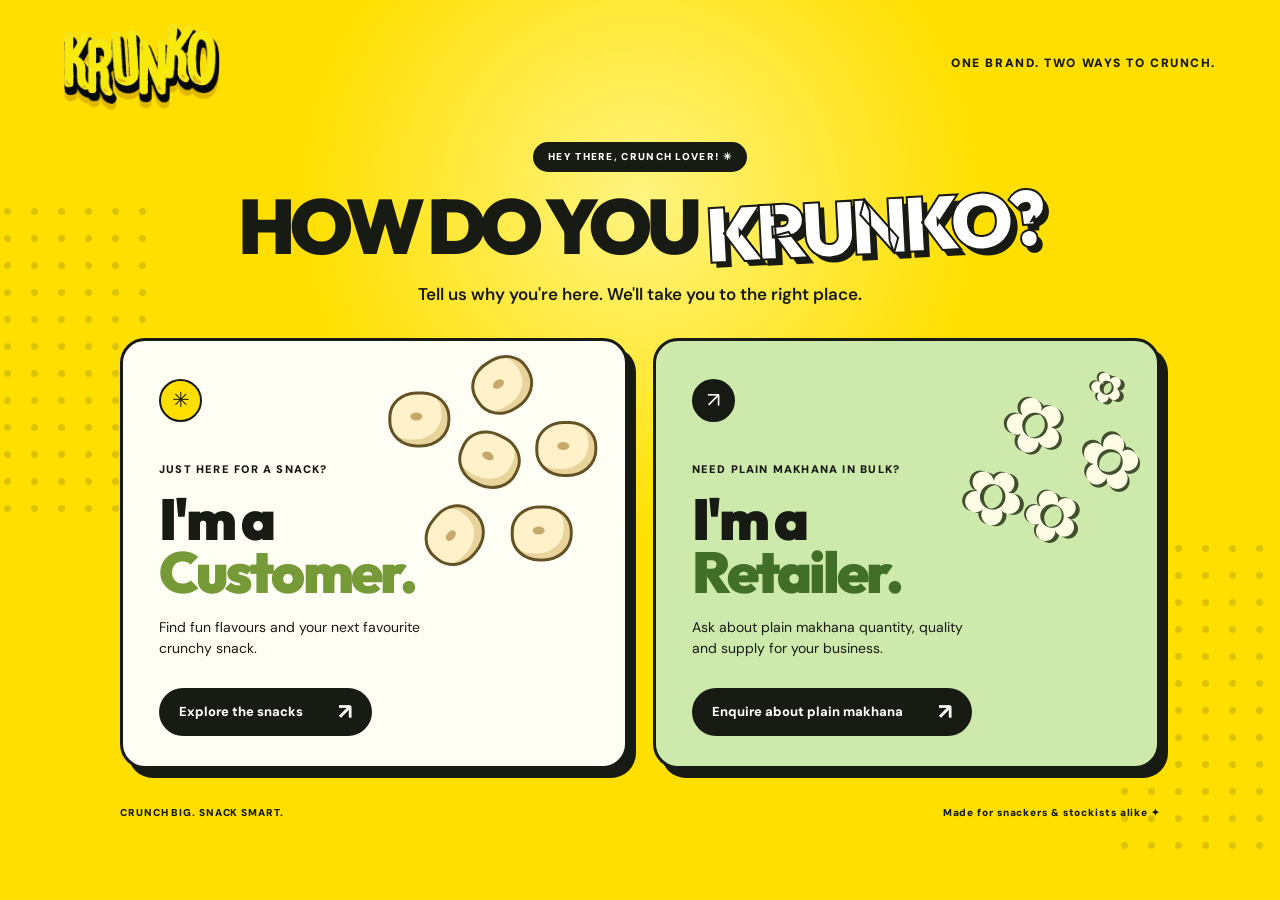
<file: index.html>
<!DOCTYPE html>

<html lang="en">
<head>
<meta charset="utf-8"/>
<meta content="width=device-width, initial-scale=1" name="viewport"/>
<meta content="#ffdf00" name="theme-color"/>
<meta content="Find your KRUNKO path. Shop delicious makhana or explore stocking KRUNKO in your store." name="description"/>
<title>Welcome to KRUNKO | Choose Your Crunch</title>
<link href="retailer.css" rel="stylesheet"/>
<script defer="" src="retailer.js"></script>
</head>
<body class="gateway-page">
<main class="gateway-main">
<div aria-hidden="true" class="gateway-dots dots-left"></div>
<div aria-hidden="true" class="gateway-dots dots-right"></div>
<header class="gateway-header">
<a aria-label="KRUNKO start page" class="gateway-logo" href="choose.html"><img alt="KRUNKO" src="assets/krunko-logo.png"/></a>
<span class="gateway-topline">ONE BRAND. TWO WAYS TO CRUNCH.</span>
</header>
<div class="gateway-intro">
<span class="small-pill dark-pill">HEY THERE, CRUNCH LOVER! ✳</span>
<h1>HOW DO YOU <em>KRUNKO?</em></h1>
<p>Tell us why you're here. We'll take you to the right place.</p>
</div>
<section aria-label="Choose your KRUNKO journey" class="gateway-cards">
<a class="gateway-card customer-card" href="home.html">
<div aria-hidden="true" class="gateway-icon">✳</div>
<div aria-hidden="true" class="gateway-card-art snack-art"><span class="snack-chip s1"></span><span class="snack-chip s2"></span><span class="snack-chip s3"></span><span class="snack-chip s4"></span><span class="snack-chip s5"></span><span class="snack-chip s6"></span></div>
<span class="gateway-card-kicker">JUST HERE FOR A SNACK?</span>
<h2>I'm a<br/><span>Customer.</span></h2>
<p>Find fun flavours and your next favourite crunchy snack.</p>
<span class="gateway-card-button">Explore the snacks <span aria-hidden="true">↗</span></span>
</a>
<a class="gateway-card retailer-card" href="retailer.html">
<div aria-hidden="true" class="gateway-icon">↗</div>
<div aria-hidden="true" class="gateway-card-art plain-stack-art"><span>✿</span><span>✿</span><span>✿</span><span>✿</span><span>✿</span></div>
<span class="gateway-card-kicker">NEED PLAIN MAKHANA IN BULK?</span>
<h2>I'm a<br/><span>Retailer.</span></h2>
<p>Ask about plain makhana quantity, quality and supply for your business.</p>
<span class="gateway-card-button">Enquire about plain makhana <span aria-hidden="true">↗</span></span>
</a>
</section>
<footer class="gateway-footer"><span>CRUNCH BIG. SNACK SMART.</span><span>Made for snackers &amp; stockists alike ✦</span></footer>
</main>
</body>
</html>
</file>
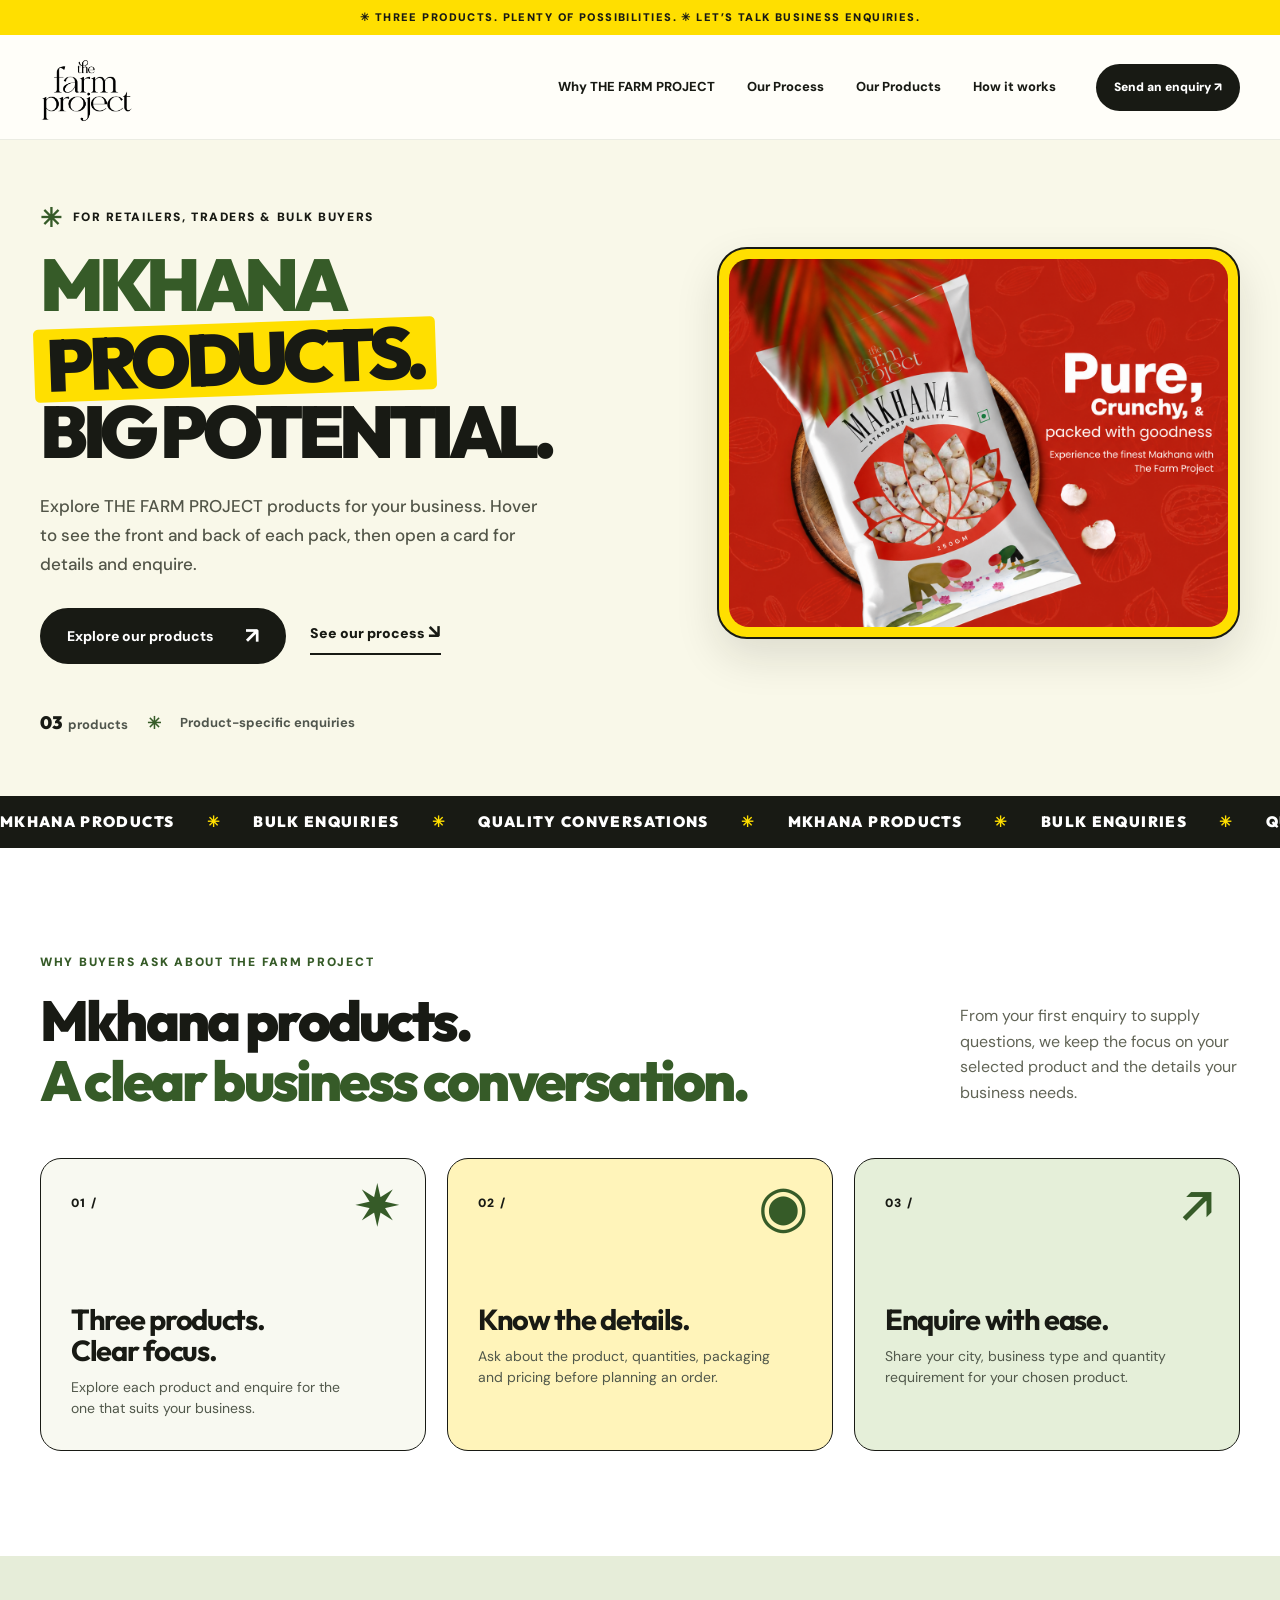
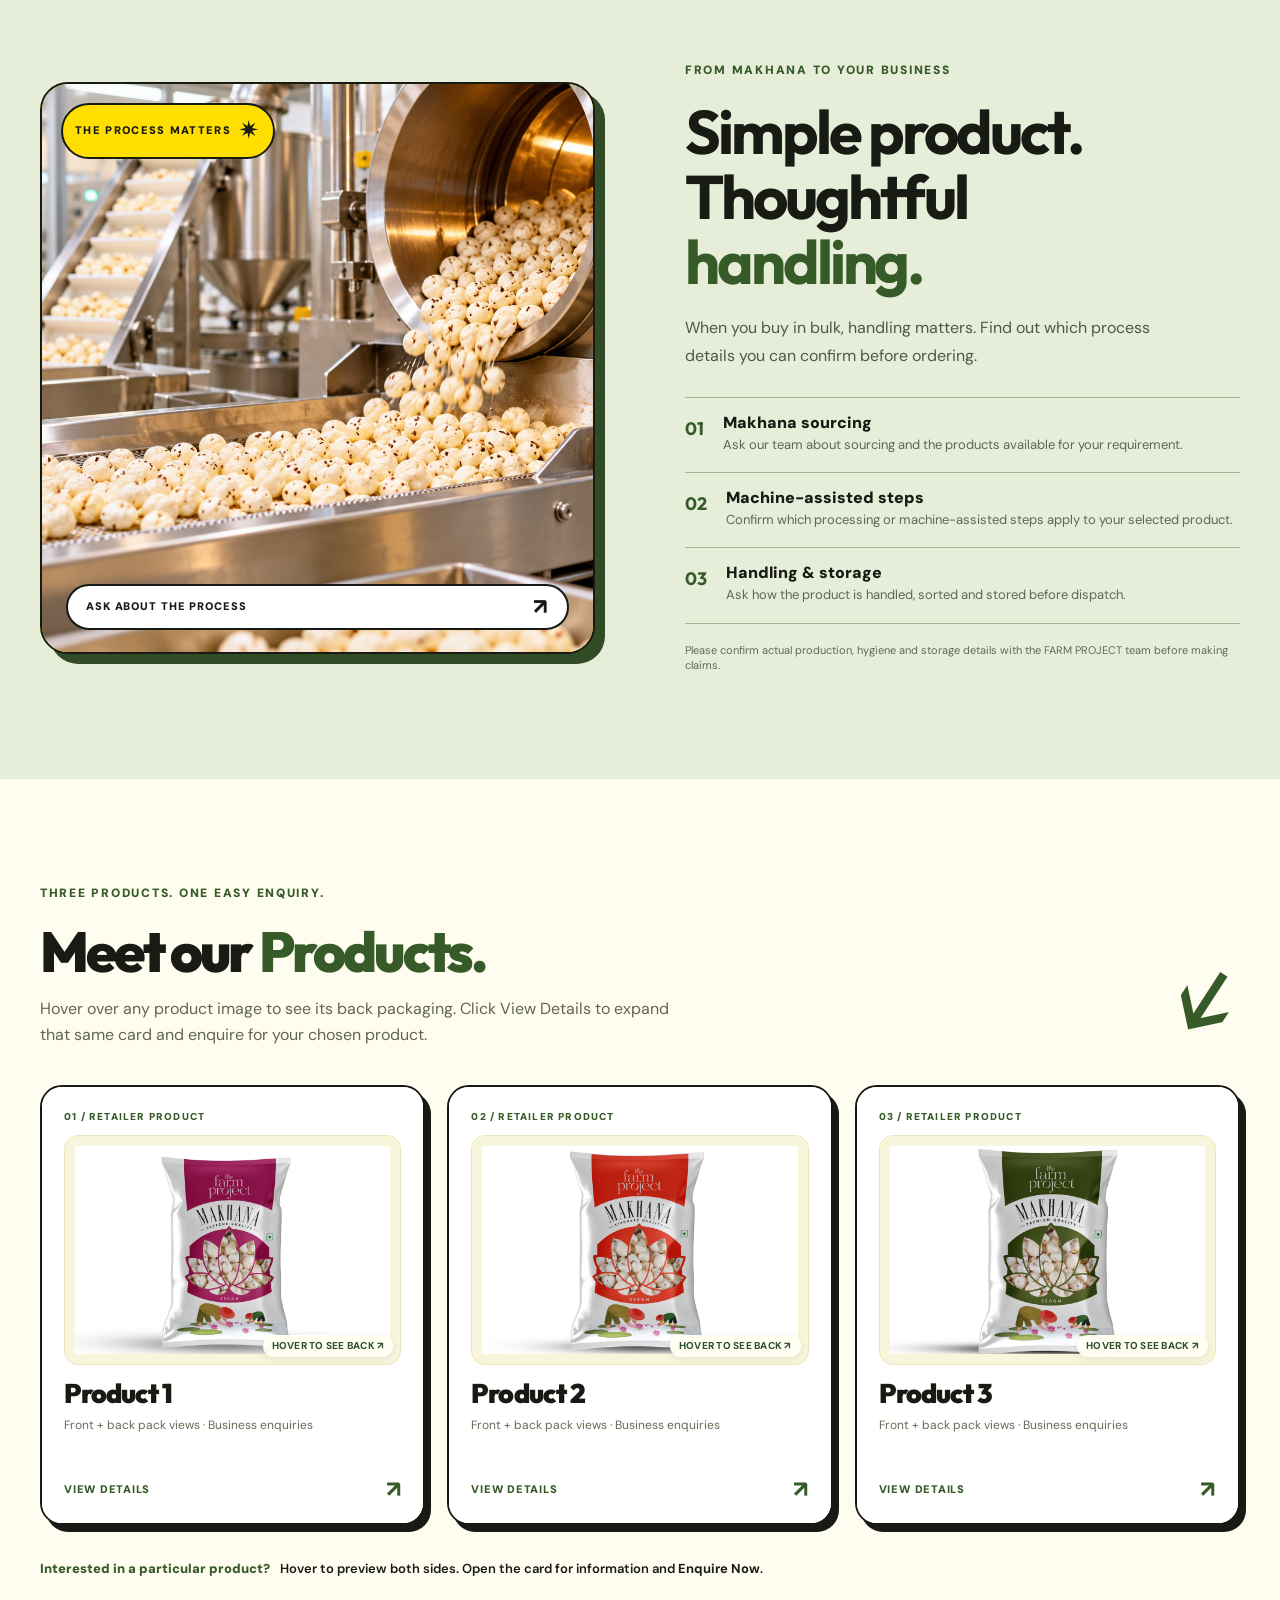
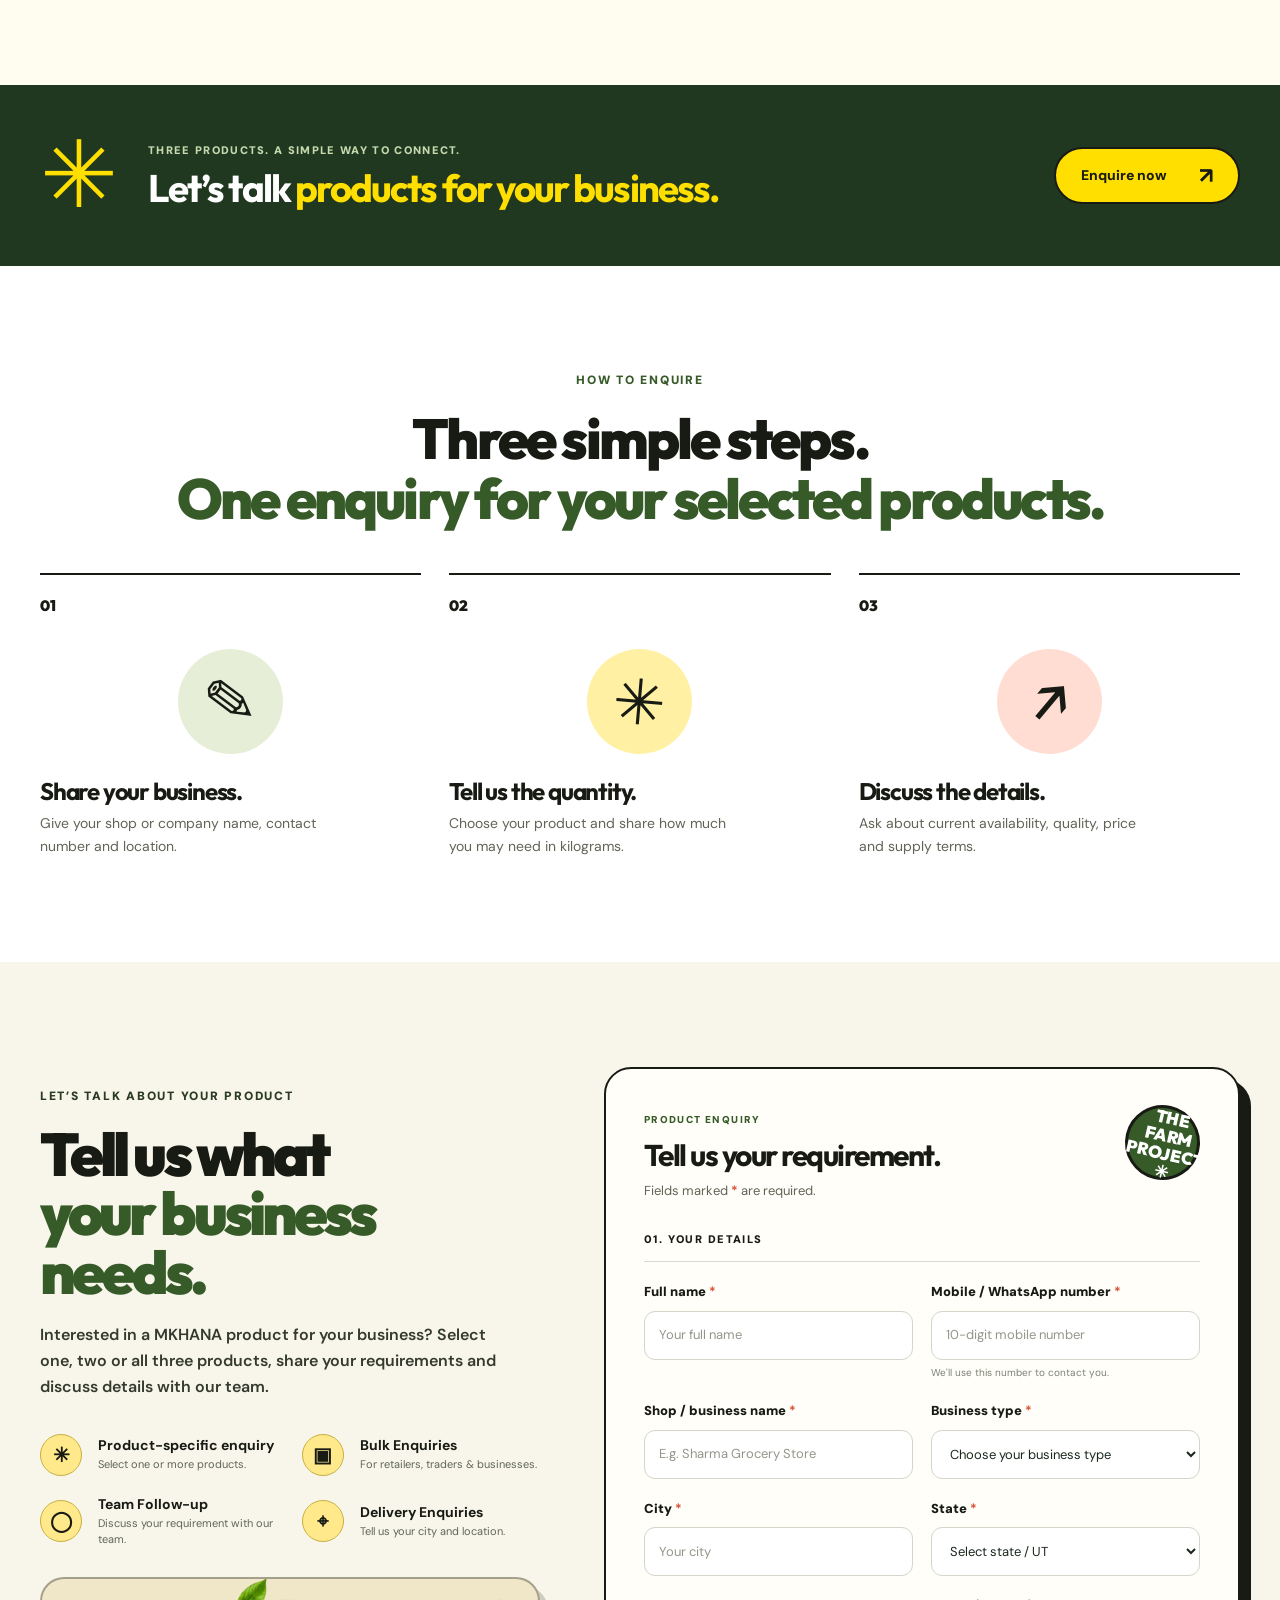
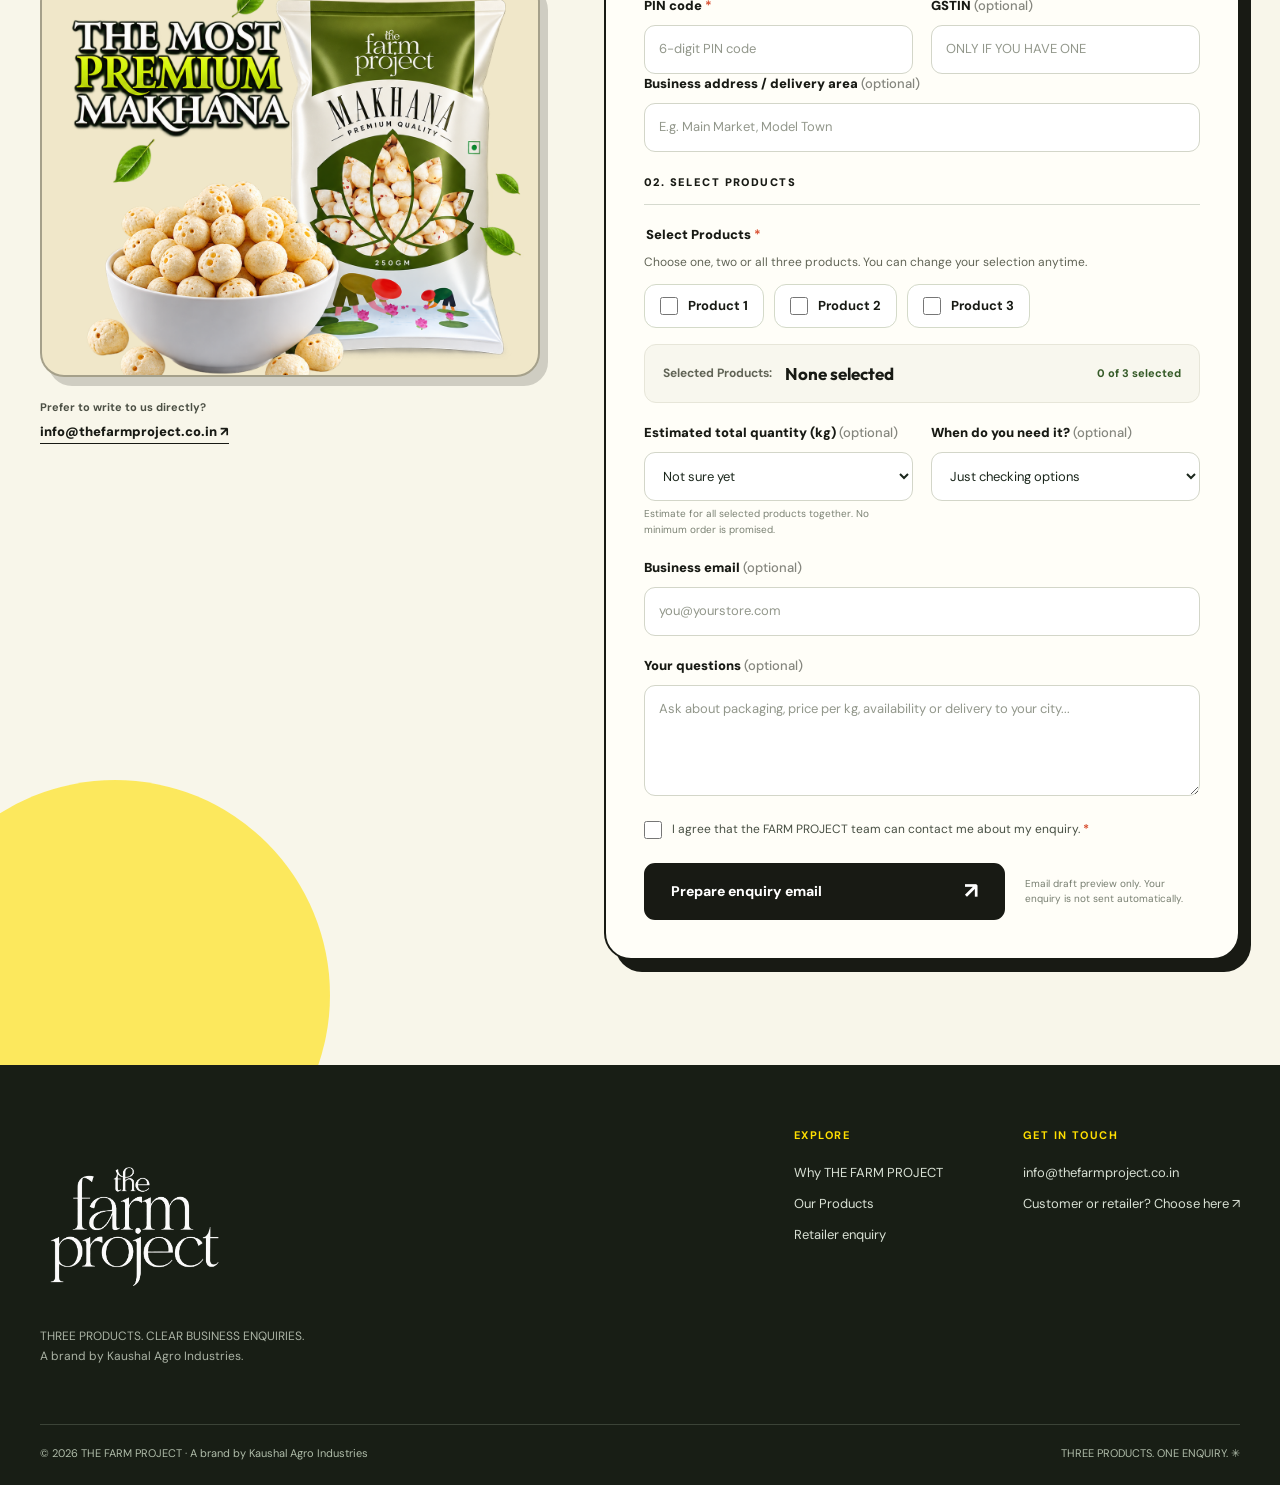
<file: retailer.html>
<!DOCTYPE html>
<html lang="en">
<head>
  <meta charset="utf-8" />
  <meta name="viewport" content="width=device-width, initial-scale=1" />
  <meta name="theme-color" content="#ffdf00" />
  <meta name="description" content="Explore THE FARM PROJECT products, view their front and back packaging, and send an enquiry for the product you need." />
  <title>THE FARM PROJECT Products for Businesses | Retailer Enquiry</title>
  <!-- Existing KRUNKO styles remain the same. DO NOT DELETE retailer.css from your project. -->
  <link rel="stylesheet" href="retailer.css" />
  <!-- New expandable product styles; no manual CSS merging needed. -->
  <link rel="stylesheet" href="retailer-products.css" />
  <script defer src="retailer.js"></script>
</head>
<body class="retailer-page">
  <a class="skip-link" href="#main-content">Skip to content</a>
  <div class="announce-bar">✳ THREE PRODUCTS. PLENTY OF POSSIBILITIES. ✳ LET’S TALK BUSINESS ENQUIRIES.</div>

  <header class="site-header">
    <div class="container header-row">
      <!-- <a class="brand-logo" href="index.html" aria-label="KRUNKO, choose your journey"><img src="images/black-logo.png" alt="KRUNKO" /></a> -->
       <a class="brand-logo" href="index.html" aria-label="KRUNKO, choose your journey">
  <img
    src="images/black-logo.png"
    alt="The Farm Project"
    width="1254"
    height="1254"
  />
</a>
      <nav class="retail-nav" id="retail-nav" aria-label="Retailer page navigation">
        <a href="#why-us">Why THE FARM PROJECT</a>
        <a href="#our-process">Our Process</a>
        <a href="#plain-makhana">Our Products</a>
        <a href="#how-it-works">How it works</a>
      </nav>
      <div class="header-controls">
        <a class="nav-cta" href="#enquiry">Send an enquiry ↗</a>
        <button class="mobile-nav-toggle" type="button" aria-controls="retail-nav" aria-expanded="false" aria-label="Open menu"><span></span><span></span><span></span></button>
      </div>
    </div>
  </header>

  <main id="main-content">
    <!-- HERO: uses the original KRUNKO classes and images -->
    <section class="retail-hero" aria-labelledby="retailer-hero-heading">
      <div class="container retail-hero-grid">
        <div class="hero-message">
          <div class="mini-eyebrow"><span class="star-mark">✳</span> FOR RETAILERS, TRADERS &amp; BULK BUYERS</div>
          <h1 id="retailer-hero-heading"><span>MKHANA</span><br /><em>PRODUCTS.</em><br />BIG POTENTIAL.</h1>
          <p>Explore THE FARM PROJECT products for your business. Hover to see the front and back of each pack, then open a card for details and enquire.</p>
          <div class="hero-actions">
            <a class="pill-button pill-black" href="#plain-makhana">Explore our products <span aria-hidden="true">↗</span></a>
            <a class="quiet-link" href="#our-process">See our process <span aria-hidden="true">↘</span></a>
          </div>
          <div class="hero-short-proof"><span><b>03</b> products</span><span class="dot-sep">✳</span><span>Product-specific enquiries</span></div>
        </div>
        <div class="hero-showcase plain-showcase" data-photo-container="hero">
          <div class="hero-image-shell">
            <div class="kr-hero-photo-fallback" aria-hidden="true">THE FARM PROJECT<span>✳</span></div>
            <img src="images/newimage.png" class="real-photo real-photo--hero" data-real-photo="hero" alt="KRUNKO makhana product" width="900" height="900" fetchpriority="high" decoding="async" />
          </div>
        </div>
      </div>
      <div class="marquee-strip"><div class="marquee-track" aria-label="KRUNKO products for your business">MKHANA PRODUCTS <span>✳</span> BULK ENQUIRIES <span>✳</span> QUALITY CONVERSATIONS <span>✳</span> MKHANA PRODUCTS <span>✳</span> BULK ENQUIRIES <span>✳</span> QUALITY CONVERSATIONS <span>✳</span></div></div>
    </section>

    <section class="benefit-section section-space" id="why-us">
      <div class="container">
        <div class="section-head flex-head">
          <div><p class="section-kicker">WHY BUYERS ASK ABOUT THE FARM PROJECT</p><h2>Mkhana products.<br /><span>A clear business conversation.</span></h2></div>
          <p class="section-side-note">From your first enquiry to supply questions, we keep the focus on your selected product and the details your business needs.</p>
        </div>
        <div class="benefit-grid">
          <article class="benefit-item"><span class="benefit-number">01 /</span><span aria-hidden="true" class="benefit-symbol">✷</span><h3>Three products.<br />Clear focus.</h3><p>Explore each product and enquire for the one that suits your business.</p></article>
          <article class="benefit-item"><span class="benefit-number">02 /</span><span aria-hidden="true" class="benefit-symbol">◉</span><h3>Know the details.</h3><p>Ask about the product, quantities, packaging and pricing before planning an order.</p></article>
          <article class="benefit-item"><span class="benefit-number">03 /</span><span aria-hidden="true" class="benefit-symbol">↗</span><h3>Enquire with ease.</h3><p>Share your city, business type and quantity requirement for your chosen product.</p></article>
        </div>
      </div>
    </section>

    <section class="process-section section-space" id="our-process">
      <div class="container process-layout">
        <div class="process-visual" data-photo-container="process">
          <div class="process-visual-tag">THE PROCESS MATTERS <span>✴</span></div>
          <div class="process-illustration" role="img" aria-label="Illustration of machine-assisted makhana handling">
            <div class="puff-cloud p-cloud1">✿</div><div class="puff-cloud p-cloud2">✿</div><div class="puff-cloud p-cloud3">✿</div>
            <svg class="machine-svg" viewBox="0 0 540 380" xmlns="http://www.w3.org/2000/svg" aria-hidden="true" fill="none">
              <ellipse cx="260" cy="344" rx="213" ry="20" fill="#3A5223" opacity=".14"/>
              <path d="M96 136H437L399 266H137L96 136Z" fill="#E9E9DB" stroke="#233124" stroke-width="7" stroke-linejoin="round"/>
              <path d="M152 267H387V300H152V267Z" fill="#526647" stroke="#233124" stroke-width="7"/>
              <rect x="177" y="297" width="25" height="40" rx="5" fill="#1B271C"/><rect x="346" y="297" width="25" height="40" rx="5" fill="#1B271C"/>
              <rect x="116" y="94" width="289" height="86" rx="25" fill="#B9C9A9" stroke="#233124" stroke-width="7"/>
              <rect x="143" y="114" width="174" height="45" rx="10" fill="#405F37"/><path d="M161 136H296" stroke="#A3CB8B" stroke-width="5" stroke-dasharray="13 10"/>
              <circle cx="359" cy="137" r="24" fill="#FFDF00" stroke="#233124" stroke-width="7"/><circle cx="359" cy="137" r="8" fill="#233124"/>
              <path d="M213 95L183 45H336L308 95H213Z" fill="#FFDF00" stroke="#233124" stroke-width="7" stroke-linejoin="round"/>
              <path d="M240 46L231 16H284L277 46" fill="#FFFBE6" stroke="#233124" stroke-width="7" stroke-linejoin="round"/>
              <path d="M437 188H480V230H433" fill="#FFDF00" stroke="#233124" stroke-width="7" stroke-linejoin="round"/>
              <g fill="#FFF9DA" stroke="#263A26" stroke-width="5"><circle cx="180" cy="222" r="18"/><circle cx="229" cy="222" r="18"/><circle cx="278" cy="222" r="18"/><circle cx="327" cy="222" r="18"/><circle cx="376" cy="222" r="18"/></g>
              <path d="M160 238H390" stroke="#526647" stroke-width="5"/>
            </svg>
          </div>
          <img src="images/processing-machine.jpg" class="real-photo real-photo--process" data-real-photo="process" alt="Makhana processing equipment" loading="lazy" decoding="async" width="1200" height="900"/>
          <div class="machine-bottom-label">ASK ABOUT THE PROCESS <span>↗</span></div>
        </div>
        <div class="process-copy">
          <p class="section-kicker">FROM MAKHANA TO YOUR BUSINESS</p>
          <h2>Simple product.<br />Thoughtful<br /><span>handling.</span></h2>
          <p class="process-lead">When you buy in bulk, handling matters. Find out which process details you can confirm before ordering.</p>
          <div class="process-steps">
            <div class="process-step"><b>01</b><div><h3>Makhana sourcing</h3><p>Ask our team about sourcing and the products available for your requirement.</p></div></div>
            <div class="process-step"><b>02</b><div><h3>Machine-assisted steps</h3><p>Confirm which processing or machine-assisted steps apply to your selected product.</p></div></div>
            <div class="process-step"><b>03</b><div><h3>Handling &amp; storage</h3><p>Ask how the product is handled, sorted and stored before dispatch.</p></div></div>
          </div>
          <p class="process-disclaimer">Please confirm actual production, hygiene and storage details with the FARM PROJECT team before making claims.</p>
        </div>
      </div>
    </section>

    <!-- ====================================================================
         ORIGINAL "MEET PLAIN MAKHANA" SECTION — PRESERVED IN HTML COMMENT.
         You asked to keep this previous section, not delete it.
         ====================================================================
    <section class="flavours-section plain-section section-space" id="plain-makhana"><div class="container"><div class="section-head flavour-title"><div><p class="section-kicker">ONE PRODUCT. ONE CLEAR FOCUS.</p><h2>Meet <em>Plain Makhana.</em></h2><p>One simple product. Tell us what your business needs.</p></div><span aria-hidden="true" class="hand-drawn-arrow">↙</span></div>
    <div class="plain-product-layout"><div class="plain-product-visual" data-photo-container="product"><span class="plain-product-label">THE PRODUCT</span><div aria-hidden="true" class="plain-puffs"><span>✿</span><span>✿</span><span>✿</span><span>✿</span><span>✿</span><span>✿</span><span>✿</span></div><div class="plain-product-disc"><span>PLAIN</span><strong>MAKHANA</strong><small>FOR BUSINESS BUYERS</small></div><img alt="Close-up photo of loose plain makhana for bulk buyers" aria-hidden="true" class="real-photo real-photo--product" data-real-photo="product" decoding="async" height="1000" loading="lazy" src="images/plain-makhana.jpg" width="1200"/></div><div class="plain-product-details"><span class="plain-index">01 / THE ONLY PRODUCT ON THIS PAGE</span><h3>Just the makhana<br/>you asked for.</h3><p>Need plain makhana for your shop, trade or food business? Share your requirement and ask our team for current product and supply details.</p><div class="plain-point-list"><div><span>✳</span><div><b>Product</b><small>Plain Makhana</small></div></div><div><span>✳</span><div><b>Quantity</b><small>Tell us your requirement in kilograms</small></div></div><div><span>✳</span><div><b>Before you order</b><small>Confirm size, quality, availability and dispatch details</small></div></div></div><a class="pill-button pill-black" href="#enquiry">Ask about Plain Makhana <span aria-hidden="true">↗</span></a></div></div>
    <div class="flavour-bottom-note"><span>Need details for your shop or bulk order?</span><a href="#enquiry">Send your requirement <span aria-hidden="true">↗</span></a></div></div></section>
    END ORIGINAL SECTION -->

    <!-- PRODUCT CARDS: Team.html-style in-place horizontal expansion -->
    <!-- KRUNKO 3-PRODUCT EXPANDABLE SECTION | Replaces the visible Meet Plain Makhana block -->
<section class="flavours-section kr-products-section section-space" id="plain-makhana" aria-labelledby="kr-products-heading">
  <div class="container">
    <div class="section-head kr-products-heading">
      <div>
        <p class="section-kicker">THREE PRODUCTS. ONE EASY ENQUIRY.</p>
        <h2 id="kr-products-heading">Meet our <em>Products.</em></h2>
        <p>Hover over any product image to see its back packaging. Click View Details to expand that same card and enquire for your chosen product.</p>
      </div>
      <span aria-hidden="true" class="hand-drawn-arrow">↙</span>
    </div>

    <div class="kr-product-grid" id="kr-product-grid">
      <!-- PRODUCT 1: Hover the photo for back view; open the card for details and enquiry. -->
      <article class="kr-product-card" data-product-name="Product 1">
        <div class="kr-product-preview">
          <span class="kr-product-index">01 / RETAILER PRODUCT</span>
          <button type="button" class="kr-product-preview-photo kr-product-flip" aria-label="Product 1 packaging: hover to see back; tap on touch screens to switch sides" aria-pressed="false" title="Hover to view the back of the pack">
            <img class="front" src="images/pinkfront.jpeg" alt="Product 1 front packaging" width="560" height="480" loading="lazy" decoding="async" />
            <img class="back" src="images/pinkback.jpeg" alt="Product 1 back packaging" width="560" height="480" loading="lazy" decoding="async" />
            <span class="kr-flip-tip" aria-hidden="true">HOVER TO SEE BACK ↗</span>
          </button>
          <button type="button" class="kr-product-trigger" aria-expanded="false" aria-controls="kr-product-details-1" aria-label="View details for Product 1">
            <span class="kr-product-heading-text">Product 1</span>
            <span class="kr-product-preview-subtitle">Front + back pack views · Business enquiries</span>
            <span class="kr-view-more">VIEW DETAILS <span aria-hidden="true">↗</span></span>
          </button>
        </div>
        <div class="kr-product-expanded" inert id="kr-product-details-1" aria-hidden="true">
          <div class="kr-product-expanded-inner">
            <button class="kr-close-product" type="button" aria-label="Close Product 1 details">×</button>
            <p class="section-kicker">PRODUCT 01 / DETAILS</p>
            <h3>Product 1</h3>
            <p class="kr-product-description">Get the details of Product 1 for your shop or bulk buying needs. Ask about its current packaging, quantity, pricing and supply availability.</p>
            <div class="kr-product-info-list" aria-label="Product 1 information">
              <div><span>PRODUCT</span><strong>Product 1</strong></div>
              <div><span>PACKAGING</span><strong>Hover over the image to see both sides</strong></div>
              <div><span>BULK REQUIREMENT</span><strong>Share your estimated quantity in the enquiry form</strong></div>
            </div>
            <p class="kr-product-help">Select this product to ask about quantity, pricing, specifications or delivery.</p>
            <a class="pill-button pill-black kr-enquire-product" href="#enquiry" data-product="Product 1">Enquire Now for Product 1 <span aria-hidden="true">↗</span></a>
          </div>
        </div>
      </article>

      <!-- PRODUCT 2: Hover the photo for back view; open the card for details and enquiry. -->
      <article class="kr-product-card" data-product-name="Product 2">
        <div class="kr-product-preview">
          <span class="kr-product-index">02 / RETAILER PRODUCT</span>
          <button type="button" class="kr-product-preview-photo kr-product-flip" aria-label="Product 2 packaging: hover to see back; tap on touch screens to switch sides" aria-pressed="false" title="Hover to view the back of the pack">
            <img class="front" src="images/orangefront.jpeg" alt="Product 2 front packaging" width="560" height="480" loading="lazy" decoding="async" />
            <img class="back" src="images/orangeback.jpeg" alt="Product 2 back packaging" width="560" height="480" loading="lazy" decoding="async" />
            <span class="kr-flip-tip" aria-hidden="true">HOVER TO SEE BACK ↗</span>
          </button>
          <button type="button" class="kr-product-trigger" aria-expanded="false" aria-controls="kr-product-details-2" aria-label="View details for Product 2">
            <span class="kr-product-heading-text">Product 2</span>
            <span class="kr-product-preview-subtitle">Front + back pack views · Business enquiries</span>
            <span class="kr-view-more">VIEW DETAILS <span aria-hidden="true">↗</span></span>
          </button>
        </div>
        <div class="kr-product-expanded" inert id="kr-product-details-2" aria-hidden="true">
          <div class="kr-product-expanded-inner">
            <button class="kr-close-product" type="button" aria-label="Close Product 2 details">×</button>
            <p class="section-kicker">PRODUCT 02 / DETAILS</p>
            <h3>Product 2</h3>
            <p class="kr-product-description">Learn more about Product 2 for your retail or wholesale requirement. Share the quantity you need and discuss current product and supply details.</p>
            <div class="kr-product-info-list" aria-label="Product 2 information">
              <div><span>PRODUCT</span><strong>Product 2</strong></div>
              <div><span>PACKAGING</span><strong>Hover over the image to see both sides</strong></div>
              <div><span>BULK REQUIREMENT</span><strong>Share your estimated quantity in the enquiry form</strong></div>
            </div>
            <p class="kr-product-help">Select this product to ask about quantity, pricing, specifications or delivery.</p>
            <a class="pill-button pill-black kr-enquire-product" href="#enquiry" data-product="Product 2">Enquire Now for Product 2 <span aria-hidden="true">↗</span></a>
          </div>
        </div>
      </article>

      <!-- PRODUCT 3: Hover the photo for back view; open the card for details and enquiry. -->
      <article class="kr-product-card" data-product-name="Product 3">
        <div class="kr-product-preview">
          <span class="kr-product-index">03 / RETAILER PRODUCT</span>
          <button type="button" class="kr-product-preview-photo kr-product-flip" aria-label="Product 3 packaging: hover to see back; tap on touch screens to switch sides" aria-pressed="false" title="Hover to view the back of the pack">
            <img class="front" src="images/greenfront.jpeg" alt="Product 3 front packaging" width="560" height="480" loading="lazy" decoding="async" />
            <img class="back" src="images/greenback.jpeg" alt="Product 3 back packaging" width="560" height="480" loading="lazy" decoding="async" />
            <span class="kr-flip-tip" aria-hidden="true">HOVER TO SEE BACK ↗</span>
          </button>
          <button type="button" class="kr-product-trigger" aria-expanded="false" aria-controls="kr-product-details-3" aria-label="View details for Product 3">
            <span class="kr-product-heading-text">Product 3</span>
            <span class="kr-product-preview-subtitle">Front + back pack views · Business enquiries</span>
            <span class="kr-view-more">VIEW DETAILS <span aria-hidden="true">↗</span></span>
          </button>
        </div>
        <div class="kr-product-expanded" inert id="kr-product-details-3" aria-hidden="true">
          <div class="kr-product-expanded-inner">
            <button class="kr-close-product" type="button" aria-label="Close Product 3 details">×</button>
            <p class="section-kicker">PRODUCT 03 / DETAILS</p>
            <h3>Product 3</h3>
            <p class="kr-product-description">Explore Product 3 for your business. Our team can answer questions about its packaging, estimated order size, availability and delivery.</p>
            <div class="kr-product-info-list" aria-label="Product 3 information">
              <div><span>PRODUCT</span><strong>Product 3</strong></div>
              <div><span>PACKAGING</span><strong>Hover over the image to see both sides</strong></div>
              <div><span>BULK REQUIREMENT</span><strong>Share your estimated quantity in the enquiry form</strong></div>
            </div>
            <p class="kr-product-help">Select this product to ask about quantity, pricing, specifications or delivery.</p>
            <a class="pill-button pill-black kr-enquire-product" href="#enquiry" data-product="Product 3">Enquire Now for Product 3 <span aria-hidden="true">↗</span></a>
          </div>
        </div>
      </article>
    </div>
    <div class="kr-products-bottom-note"><span>Interested in a particular product?</span> <span>Hover to preview both sides. Open the card for information and <b>Enquire Now</b>.</span></div>
  </div>
</section>


    <section class="green-banner">
      <div class="container green-banner-inner"><div aria-hidden="true" class="green-callout-symbol">✳</div><div><p>THREE PRODUCTS. A SIMPLE WAY TO CONNECT.</p><h2>Let’s talk <em>products for your business.</em></h2></div><a href="#enquiry" class="pill-button pill-yellow">Enquire now <span aria-hidden="true">↗</span></a></div>
    </section>

    <section class="how-section section-space" id="how-it-works">
      <div class="container">
        <div class="section-head centered"><p class="section-kicker">HOW TO ENQUIRE</p><h2>Three simple steps.<br /><span>One enquiry for your selected products.</span></h2></div>
        <div class="how-grid">
          <div class="how-card"><span>01</span><div aria-hidden="true">✎</div><h3>Share your business.</h3><p>Give your shop or company name, contact number and location.</p></div>
          <div class="how-card"><span>02</span><div aria-hidden="true">✳</div><h3>Tell us the quantity.</h3><p>Choose your product and share how much you may need in kilograms.</p></div>
          <div class="how-card"><span>03</span><div aria-hidden="true">↗</div><h3>Discuss the details.</h3><p>Ask about current availability, quality, price and supply terms.</p></div>
        </div>
      </div>
    </section>

    <section class="enquiry-section section-space" id="enquiry">
      <div class="container enquiry-layout">
        <aside class="enquiry-intro">
          <div class="enquiry-sticky enquiry-sticky--approved">
            <p class="section-kicker">LET’S TALK ABOUT YOUR PRODUCT</p>
            <h2>Tell us what<br /><em>your business needs.</em></h2>
            <p class="enquiry-lead">Interested in a MKHANA product for your business? Select one, two or all three products, share your requirements and discuss details with our team.</p>
            <div class="enquiry-benefits" aria-label="Benefits of making an enquiry">
              <div class="enquiry-benefit"><span class="enquiry-benefit-icon" aria-hidden="true">✳</span><div><b>Product-specific enquiry</b><small>Select one or more products.</small></div></div>
              <div class="enquiry-benefit"><span class="enquiry-benefit-icon" aria-hidden="true">▣</span><div><b>Bulk Enquiries</b><small>For retailers, traders &amp; businesses.</small></div></div>
              <div class="enquiry-benefit"><span class="enquiry-benefit-icon" aria-hidden="true">◯</span><div><b>Team Follow-up</b><small>Discuss your requirement with our team.</small></div></div>
              <div class="enquiry-benefit"><span class="enquiry-benefit-icon" aria-hidden="true">⌖</span><div><b>Delivery Enquiries</b><small>Tell us your city and location.</small></div></div>
            </div>
            <div class="enquiry-photo-wrap"><img src="images/best.png" alt="Plain makhana in a bowl" loading="lazy" decoding="async" width="1200" height="1000" /></div>
            <div class="enquiry-contact"><span>Prefer to write to us directly?</span><a href="mailto:info@thefarmproject.co.in">info@thefarmproject.co.in ↗</a></div>
          </div>
        </aside>
        <div class="form-card">
          <div class="form-card-head"><div><span class="form-caption">PRODUCT ENQUIRY</span><h3>Tell us your requirement.</h3><p>Fields marked <b>*</b> are required.</p></div><span class="form-sticker" aria-hidden="true">THE FARM PROJECT ✳</span></div>
          <form id="retailer-enquiry-form" novalidate>
            <div class="form-section-caption">01. YOUR DETAILS</div>
            <div class="form-grid">
              <div class="field"><label for="fullName">Full name <b>*</b></label><input id="fullName" name="fullName" autocomplete="name" type="text" maxlength="80" placeholder="Your full name" required /></div>
              <div class="field"><label for="phone">Mobile / WhatsApp number <b>*</b></label><input id="phone" name="phone" type="tel" autocomplete="tel" inputmode="tel" maxlength="15" minlength="10" placeholder="10-digit mobile number" required /><small>We'll use this number to contact you.</small></div>
              <div class="field"><label for="businessName">Shop / business name <b>*</b></label><input id="businessName" name="businessName" type="text" autocomplete="organization" maxlength="100" placeholder="E.g. Sharma Grocery Store" required /></div>
              <div class="field"><label for="businessType">Business type <b>*</b></label><select id="businessType" name="businessType" required><option value="">Choose your business type</option><option>Retailer / Grocery Shop</option><option>Wholesaler</option><option>Distributor</option><option>Trader</option><option>Food Business / Manufacturer</option><option>Other</option></select></div>
              <div class="field"><label for="city">City <b>*</b></label><input id="city" name="city" autocomplete="address-level2" type="text" maxlength="80" placeholder="Your city" required /></div>
              <div class="field"><label for="state">State <b>*</b></label><select id="state" name="state" autocomplete="address-level1" required>
                <option value="">Select state / UT</option>
                <option>Andaman and Nicobar Islands</option><option>Andhra Pradesh</option><option>Arunachal Pradesh</option><option>Assam</option><option>Bihar</option><option>Chandigarh</option><option>Chhattisgarh</option><option>Dadra and Nagar Haveli and Daman and Diu</option><option>Delhi</option><option>Goa</option><option>Gujarat</option><option>Haryana</option><option>Himachal Pradesh</option><option>Jammu and Kashmir</option><option>Jharkhand</option><option>Karnataka</option><option>Kerala</option><option>Ladakh</option><option>Lakshadweep</option><option>Madhya Pradesh</option><option>Maharashtra</option><option>Manipur</option><option>Meghalaya</option><option>Mizoram</option><option>Nagaland</option><option>Odisha</option><option>Puducherry</option><option>Punjab</option><option>Rajasthan</option><option>Sikkim</option><option>Tamil Nadu</option><option>Telangana</option><option>Tripura</option><option>Uttar Pradesh</option><option>Uttarakhand</option><option>West Bengal</option>
              </select></div>
              <div class="field"><label for="pincode">PIN code <b>*</b></label><input id="pincode" name="pincode" autocomplete="postal-code" type="text" inputmode="numeric" maxlength="6" pattern="[1-9][0-9]{5}" placeholder="6-digit PIN code" required /></div>
              <div class="field"><label for="gstin">GSTIN <span>(optional)</span></label><input id="gstin" name="gstin" type="text" maxlength="15" placeholder="Only if you have one" style="text-transform:uppercase" /></div>
            </div>
            <div class="field"><label for="shopAddress">Business address / delivery area <span>(optional)</span></label><input id="shopAddress" name="shopAddress" autocomplete="street-address" type="text" maxlength="180" placeholder="E.g. Main Market, Model Town" /></div>
            <div class="form-section-caption">02. SELECT PRODUCTS</div>
            <!-- Select any one, two or all three products in a single enquiry. -->
            <fieldset class="kr-product-picker" id="kr-product-picker" aria-describedby="kr-product-help kr-product-error kr-selected-product-row">
              <legend>Select Products <b>*</b></legend>
              <p class="kr-picker-help" id="kr-product-help">Choose one, two or all three products. You can change your selection anytime.</p>
              <div class="kr-product-options">
                <label class="kr-product-option"><input id="enquiry-product-1" type="checkbox" name="products" value="Product 1" /><span>Product 1</span></label>
                <label class="kr-product-option"><input id="enquiry-product-2" type="checkbox" name="products" value="Product 2" /><span>Product 2</span></label>
                <label class="kr-product-option"><input id="enquiry-product-3" type="checkbox" name="products" value="Product 3" /><span>Product 3</span></label>
              </div>
              <p class="kr-product-error" id="kr-product-error" role="alert" hidden>Please select at least one product.</p>
            </fieldset>
            <div class="kr-selected-product-row" id="kr-selected-product-row" aria-live="polite" aria-atomic="true">
              <span class="kr-selected-label">Selected Products:</span><strong id="kr-selected-product-name">None selected</strong>
              <span class="kr-selected-count" id="kr-selected-product-count">0 of 3 selected</span>
            </div>
            <div class="form-grid two-up">
              <div class="field"><label for="monthlyVolume">Estimated total quantity (kg) <span>(optional)</span></label><select id="monthlyVolume" name="monthlyVolume"><option value="">Not sure yet</option><option>Under 25 kg</option><option>25–100 kg</option><option>101–500 kg</option><option>501–1,000 kg</option><option>Above 1,000 kg</option><option>Let’s discuss</option></select><small>Estimate for all selected products together. No minimum order is promised.</small></div>
              <div class="field"><label for="buyingTimeline">When do you need it? <span>(optional)</span></label><select id="buyingTimeline" name="buyingTimeline"><option value="">Just checking options</option><option>Within 1 week</option><option>Within 2–4 weeks</option><option>Next 1–3 months</option><option>Regular supply enquiry</option></select></div>
            </div>
            <div class="field email-field"><label for="email">Business email <span>(optional)</span></label><input id="email" name="email" autocomplete="email" type="email" maxlength="120" placeholder="you@yourstore.com" /></div>
            <div class="field"><label for="message">Your questions <span>(optional)</span></label><textarea id="message" name="message" rows="4" maxlength="900" placeholder="Ask about packaging, price per kg, availability or delivery to your city..."></textarea></div>
            <label class="consent-check"><input id="consent" name="consent" type="checkbox" required /><span>I agree that the FARM PROJECT team can contact me about my enquiry. <b>*</b></span></label>
            <div class="form-end"><button class="pill-button pill-black submit-button" type="submit">Prepare enquiry email <span aria-hidden="true">↗</span></button><span class="form-secure-note">Email draft preview only. Your enquiry is not sent automatically.</span></div>
            <div class="form-response" id="form-response" role="status" aria-live="polite" hidden></div>
            <div class="form-ready-actions"><a id="open-email-draft" class="email-draft-link" href="#" hidden>Open email draft ↗</a><button id="copy-enquiry" type="button" class="copy-enquiry" hidden>Copy enquiry details</button></div>
          </form>
        </div>
      </div>
    </section>
  </main>

  <footer class="retailer-footer">
    <div class="container footer-upper">
      <div><a class="footer-logo" href="index.html"><img src="images/white-logo.png" alt="THE FARM PROJECT" /></a><p>THREE PRODUCTS. CLEAR BUSINESS ENQUIRIES.<br />A brand by Kaushal Agro Industries.</p></div>
      <div class="footer-right">
        <div><strong>EXPLORE</strong><a href="#why-us">Why THE FARM PROJECT</a><a href="#plain-makhana">Our Products</a><a href="#enquiry">Retailer enquiry</a></div>
        <div><strong>GET IN TOUCH</strong><a href="mailto:info@thefarmproject.co.in">info@thefarmproject.co.in</a><a href="index.html">Customer or retailer? Choose here ↗</a></div>
      </div>
    </div>
    <div class="container footer-lower"><span>© <span id="copyright-year">2026</span> THE FARM PROJECT · A brand by Kaushal Agro Industries</span><span>THREE PRODUCTS. ONE ENQUIRY. ✳</span></div>
  </footer>
</body>
</html>
</file>
<file: retailer.css>
@import url("https://fonts.googleapis.com/css2?family=DM+Sans:wght@400;500;600;700;800&family=Outfit:wght@400;500;600;700;800;900&display=swap");
:root {
  --yellow: #ffdf00;
  --sun: #fcec35;
  --black: #181a14;
  --green: #365b28;
  --green-dark: #203820;
  --green-soft: #dce9c9;
  --cream: #fffdf0;
  --white: #fff;
  --text-muted: #616456;
  --line: #e7e7dc;
  --round: 24px;
  --heading: "Outfit", "Arial Black", Arial, sans-serif;
  --body: "DM Sans", Arial, sans-serif;
}
*,
*::before,
*::after {
  box-sizing: border-box;
}
html {
  scroll-behavior: smooth;
  scroll-padding-top: 100px;
}
body {
  margin: 0;
  color: var(--black);
  background: #fff;
  font: 400 16px/1.6 var(--body);
  overflow-x: hidden;
}
button,
input,
select,
textarea {
  font: inherit;
}
button {
  cursor: pointer;
}
a {
  color: inherit;
  text-decoration: none;
}
img {
  display: block;
  max-width: 100%;
  height: auto;
}
h1,
h2,
h3,
p {
  margin-top: 0;
}
h1,
h2,
h3 {
  font-family: var(--heading);
  line-height: 1.06;
  letter-spacing: -0.05em;
}
button:focus-visible,
a:focus-visible,
input:focus-visible,
select:focus-visible,
textarea:focus-visible {
  outline: 3px solid var(--green);
  outline-offset: 3px;
}
::selection {
  background: #ffdf00;
  color: var(--black);
}
.container {
  width: min(1200px, calc(100% - 72px));
  margin: 0 auto;
}
.section-space {
  padding: 105px 0;
}
.section-kicker {
  font-size: 12px;
  font-weight: 900;
  letter-spacing: 0.145em;
  line-height: 1.5;
  color: var(--green);
  margin: 0 0 20px;
}
.section-head h2 {
  font-size: clamp(36px, 4.4vw, 60px);
  font-weight: 850;
  margin: 0;
}
.section-head h2 span {
  color: var(--green);
}
.section-head h2 em {
  font-style: normal;
  color: var(--green);
}
.pill-button {
  display: inline-flex;
  align-items: center;
  justify-content: center;
  gap: 32px;
  border: 2px solid var(--black);
  border-radius: 100px;
  font-size: 14px;
  font-weight: 800;
  line-height: 1.2;
  padding: 18px 25px;
  white-space: nowrap;
  transition:
    transform 0.2s,
    box-shadow 0.2s,
    background 0.2s;
}
.pill-button:hover {
  transform: translateY(-3px);
  box-shadow: 5px 6px 0 #0003;
}
.pill-button span {
  font-size: 22px;
  line-height: 0;
}
.pill-black {
  background: var(--black);
  color: white;
}
.pill-yellow {
  background: var(--yellow);
  color: var(--black);
}
.skip-link {
  position: absolute;
  top: -100px;
  left: 10px;
  background: white;
  padding: 10px;
  z-index: 100;
}
.skip-link:focus {
  top: 10px;
}
/* GATEWAY */
.gateway-page {
  background: var(--yellow);
}
.gateway-main {
  min-height: 100svh;
  max-width: 1660px;
  margin: auto;
  padding: 24px max(30px, 5vw) 22px;
  position: relative;
  overflow: hidden;
  background:
    radial-gradient(circle at 50% 22%, #fff480 0, transparent 36%),
    var(--yellow);
}
.gateway-header,
.gateway-footer {
  position: relative;
  z-index: 2;
  display: flex;
  align-items: center;
  justify-content: space-between;
  gap: 20px;
}
.gateway-logo {
  width: 156px;
  filter: drop-shadow(0 6px 0 #e1b800);
}
.gateway-topline {
  font-size: 12px;
  letter-spacing: 0.13em;
  font-weight: 900;
}
.gateway-intro {
  text-align: center;
  position: relative;
  z-index: 2;
  margin: 38px auto 30px;
}
.small-pill {
  display: inline-block;
  border-radius: 30px;
  padding: 7px 15px;
  font-size: 10px;
  font-weight: 900;
  letter-spacing: 0.13em;
}
.dark-pill {
  background: var(--black);
  color: #fff;
}
.gateway-intro h1 {
  font-size: clamp(48px, 6vw, 95px);
  line-height: 0.95;
  letter-spacing: -0.07em;
  margin: 18px 0 12px;
  font-weight: 900;
}
.gateway-intro h1 em {
  font-style: normal;
  color: white;
  -webkit-text-stroke: 2px var(--black);
  text-shadow: 5px 6px 0 var(--black);
  display: inline-block;
  transform: rotate(-3deg);
}
.gateway-intro > p {
  font-size: 17px;
  font-weight: 600;
  margin: 18px auto 0;
}
.gateway-cards {
  position: relative;
  z-index: 2;
  max-width: 1040px;
  margin: 0 auto 36px;
  display: grid;
  grid-template-columns: 1fr 1fr;
  gap: 25px;
}
.gateway-card {
  position: relative;
  display: flex;
  flex-direction: column;
  align-items: flex-start;
  min-height: 405px;
  padding: 38px 36px 30px;
  border: 3px solid var(--black);
  border-radius: 25px;
  box-shadow: 8px 9px 0 var(--black);
  overflow: hidden;
  transition:
    transform 0.22s,
    box-shadow 0.22s;
}
.gateway-card:hover {
  transform: translateY(-7px) rotate(-0.4deg);
  box-shadow: 10px 16px 0 var(--black);
}
.customer-card {
  background: #fffef4;
}
.retailer-card {
  background: #cde9ab;
}
.gateway-icon {
  display: grid;
  place-items: center;
  font-size: 21px;
  width: 43px;
  height: 43px;
  border-radius: 50%;
  background: var(--yellow);
  border: 2px solid var(--black);
  margin-bottom: 39px;
}
.retailer-card .gateway-icon {
  background: var(--black);
  color: white;
}
.gateway-card-kicker {
  font-size: 11px;
  letter-spacing: 0.11em;
  font-weight: 900;
  position: relative;
  z-index: 2;
}
.gateway-card h2 {
  font-weight: 900;
  font-size: clamp(48px, 4.5vw, 73px);
  line-height: 0.93;
  margin: 13px 0 18px;
  position: relative;
  z-index: 2;
}
.customer-card h2 span {
  color: #779a39;
}
.retailer-card h2 span {
  color: #416f2a;
}
.gateway-card > p {
  font-size: 14px;
  line-height: 1.55;
  max-width: 280px;
  margin: 0 0 28px;
  position: relative;
  z-index: 2;
}
.gateway-card-button {
  margin-top: auto;
  position: relative;
  z-index: 2;
  background: var(--black);
  color: white;
  border-radius: 30px;
  padding: 13px 20px;
  display: flex;
  gap: 35px;
  align-items: center;
  font-weight: 800;
  font-size: 13px;
}
.gateway-card-button span {
  font-size: 22px;
  line-height: 1;
}
.gateway-footer {
  font-size: 10px;
  letter-spacing: 0.09em;
  font-weight: 900;
  max-width: 1040px;
  margin: auto;
}
.gateway-dots {
  width: 320px;
  height: 320px;
  position: absolute;
  opacity: 0.17;
  background-image: radial-gradient(#333 3px, transparent 4px);
  background-size: 27px 27px;
  pointer-events: none;
}
.dots-left {
  left: -168px;
  top: 22%;
}
.dots-right {
  right: -151px;
  bottom: 5%;
}
.gateway-card-art {
  position: absolute;
  pointer-events: none;
  right: 12px;
  top: 20px;
  width: 220px;
  height: 220px;
}
.snack-art {
  transform: rotate(-20deg);
}
.snack-chip {
  position: absolute;
  display: block;
  background: #fff1c9;
  border: 3px solid #645124;
  border-radius: 45% 45% 48% 46%;
  box-shadow: inset -6px -5px 0 #e8d39b;
  transform: rotate(20deg);
  width: 62px;
  height: 56px;
}
.snack-chip::before {
  content: "";
  position: absolute;
  width: 12px;
  height: 8px;
  background: #c6aa69;
  border-radius: 50%;
  top: 18px;
  left: 19px;
}
.snack-chip.s1 {
  left: 18px;
  top: 5px;
}
.snack-chip.s2 {
  left: 108px;
  top: 1px;
  transform: rotate(-12deg);
}
.snack-chip.s3 {
  left: 70px;
  top: 67px;
  transform: rotate(45deg);
}
.snack-chip.s4 {
  left: 146px;
  top: 83px;
}
.snack-chip.s5 {
  left: 12px;
  top: 126px;
  transform: rotate(-30deg);
}
.snack-chip.s6 {
  left: 94px;
  top: 154px;
}
.stack-art {
  right: 8px;
  top: 36px;
  transform: rotate(12deg);
}
.mini-jar {
  position: absolute;
  display: grid;
  place-items: center;
  width: 75px;
  height: 112px;
  border: 5px solid #28352c;
  border-radius: 15px 15px 18px 18px;
  background: #fff4cb;
  box-shadow: 5px 6px 0 #29412b;
}
.mini-jar::before {
  content: "";
  position: absolute;
  height: 21px;
  top: -16px;
  left: -5px;
  right: -5px;
  border: 4px solid #28352c;
  border-radius: 9px;
  background: #25291e;
}
.mini-jar b {
  display: grid;
  place-items: center;
  width: 53px;
  height: 59px;
  background: #ffda00;
  color: #151713;
  font: 900 43px var(--heading);
  border-radius: 7px;
}
.mini-jar.one {
  left: 8px;
  top: 36px;
  transform: rotate(-18deg);
}
.mini-jar.two {
  left: 78px;
  top: 12px;
  transform: rotate(4deg);
}
.mini-jar.two b {
  background: #ff7861;
}
.mini-jar.three {
  left: 132px;
  top: 60px;
  transform: rotate(20deg);
}
.mini-jar.three b {
  background: #b6d19b;
}
/* HEADER */
.announce-bar {
  background: var(--yellow);
  text-align: center;
  font-size: 11px;
  line-height: 1.4;
  font-weight: 900;
  letter-spacing: 0.13em;
  padding: 10px 14px;
}
.announce-bar span {
  margin: 0 16px;
}
.site-header {
  position: sticky;
  top: 0;
  z-index: 25;
  background: #fffef9ee;
  backdrop-filter: blur(18px);
  border-bottom: 1px solid #ebece3;
}
.header-row {
  height: 84px;
  display: flex;
  align-items: center;
  gap: 40px;
}
.brand-logo {
  display: inline-block;
  width: 142px;
  flex-shrink: 0;
}
.retail-nav {
  display: flex;
  align-items: center;
  justify-content: center;
  gap: 32px;
  margin-left: auto;
}
.retail-nav a {
  font-size: 13px;
  font-weight: 800;
  white-space: nowrap;
  transition: color 0.2s;
}
.retail-nav a:hover {
  color: var(--green);
}
.header-controls {
  display: flex;
  align-items: center;
  gap: 16px;
}
.nav-cta {
  display: inline-flex;
  align-items: center;
  gap: 16px;
  white-space: nowrap;
  font-size: 12px;
  font-weight: 900;
  color: #fff;
  background: var(--black);
  padding: 14px 18px;
  border-radius: 50px;
}
.nav-cta span {
  font-size: 18px;
}
.nav-cta:hover {
  background: var(--green);
}
.mobile-nav-toggle {
  display: none;
  border: 0;
  background: transparent;
  width: 42px;
  height: 42px;
  padding: 8px;
}
.mobile-nav-toggle span {
  display: block;
  width: 24px;
  height: 2px;
  background: var(--black);
  margin: 5px auto;
  transition:
    transform 0.2s,
    opacity 0.2s;
}
/* HERO */
.retail-hero {
  position: relative;
  background: #f9f8e9;
  overflow: hidden;
}
.retail-hero-grid {
  display: grid;
  grid-template-columns: 1.05fr 0.95fr;
  min-height: 645px;
  align-items: center;
}
.hero-message {
  position: relative;
  z-index: 3;
  padding: 68px 0 58px;
}
.mini-eyebrow {
  font-size: 12px;
  font-weight: 900;
  letter-spacing: 0.13em;
  display: flex;
  align-items: center;
  gap: 9px;
  margin-bottom: 21px;
}
.star-mark {
  color: var(--green);
  font-size: 26px;
  line-height: 0;
}
.hero-message h1 {
  font-size: clamp(56px, 5.7vw, 84px);
  font-weight: 900;
  line-height: 0.97;
  margin: 0 0 25px;
  letter-spacing: -0.075em;
}
.hero-message h1 span {
  color: var(--green);
}
.hero-message h1 em {
  font-style: normal;
  background: var(--yellow);
  padding: 0 12px 2px;
  display: inline-block;
  transform: rotate(-2deg);
  border-radius: 5px;
  margin: 4px 0 0 -6px;
  white-space: nowrap;
}
.hero-message > p {
  max-width: 500px;
  line-height: 1.7;
  font-size: 17px;
  font-weight: 500;
  color: #525548;
  margin: 0 0 29px;
}
.hero-actions {
  display: flex;
  align-items: center;
  flex-wrap: wrap;
  gap: 24px;
}
.quiet-link {
  font-size: 14px;
  font-weight: 900;
  border-bottom: 2px solid var(--black);
  padding: 0 0 5px;
}
.quiet-link span {
  font-size: 19px;
}
.hero-short-proof {
  display: flex;
  align-items: center;
  gap: 19px;
  color: #50564d;
  font-size: 13px;
  font-weight: 700;
  margin-top: 45px;
}
.hero-short-proof b {
  font-family: var(--heading);
  font-weight: 900;
  font-size: 18px;
  color: var(--black);
  padding-right: 3px;
}
.dot-sep {
  color: var(--green);
  font-size: 17px;
}
.hero-showcase {
  min-height: 615px;
  align-self: stretch;
  position: relative;
  display: flex;
  align-items: flex-end;
  justify-content: center;
  padding: 0 0 51px;
}
.showcase-halo {
  position: absolute;
  top: 62px;
  left: 50%;
  transform: translateX(-50%) rotate(-11deg);
  width: 525px;
  height: 525px;
  border-radius: 48% 52% 45% 55%;
  background: #ffdf00;
  box-shadow: 26px 24px 0 #eddf83;
}
.hero-radial-text {
  position: absolute;
  top: 67px;
  left: 35px;
  z-index: 3;
  transform: rotate(-10deg);
  font-size: 12px;
  font-weight: 900;
  letter-spacing: 0.08em;
  border: 2px solid #181a14;
  border-radius: 50px;
  background: #fff;
  padding: 10px 12px;
}
.jar-hero {
  position: absolute;
  bottom: 86px;
  width: 184px;
  height: 340px;
  filter: drop-shadow(5px 17px 7px #4b48182b);
  transform-origin: center bottom;
}
.jar-hero .jar-lid {
  width: 96%;
  margin: auto;
  height: 35px;
  background: repeating-linear-gradient(90deg, #2b2d23 0 5px, #1b1b17 5px 9px);
  border: 4px solid #171814;
  border-radius: 9px 9px 4px 4px;
  position: relative;
  z-index: 2;
}
.jar-hero .jar-top {
  position: absolute;
  top: 32px;
  left: 13px;
  right: 13px;
  height: 30px;
  border-radius: 3px;
  background: #f9e7be;
  border: 4px solid #2a3024;
}
.jar-hero .jar-body {
  position: absolute;
  top: 51px;
  bottom: 0;
  width: 100%;
  border: 5px solid #2a2d25;
  border-radius: 17px 17px 27px 27px;
  background: linear-gradient(
    90deg,
    #f1dcac,
    #fff7d6 25%,
    #e7d6a6 80%,
    #f8e6ba
  );
  overflow: hidden;
  display: flex;
  align-items: center;
  justify-content: center;
}
.jar-hero .jar-body::after {
  content: "";
  position: absolute;
  left: 11px;
  top: 0;
  bottom: 7px;
  width: 14px;
  background: #fff6;
  filter: blur(7px);
}
.jar-hero .jar-label {
  width: 100%;
  height: 195px;
  display: flex;
  flex-direction: column;
  align-items: center;
  justify-content: center;
  text-align: center;
  background: var(--jar-color);
  border: 3px solid #181a14;
  border-radius: 8px;
  transform: rotate(-2deg);
  padding: 10px 7px;
}
.jar-label > span {
  font-family: var(--heading);
  font-weight: 900;
  letter-spacing: -0.09em;
  font-size: 28px;
  color: var(--yellow);
  text-shadow:
    2px 3px 0 #181a14,
    -1px -1px 0 #181a14,
    1px -1px 0 #181a14,
    -1px 1px 0 #181a14;
}
.jar-label b {
  font-family: var(--heading);
  font-weight: 900;
  line-height: 0.97;
  font-size: 28px;
  margin: 13px 0 6px;
  color: white;
  text-shadow: 2px 2px 0 #222;
}
.jar-label i {
  font-size: 10px;
  letter-spacing: 0.11em;
  font-style: normal;
  font-weight: 900;
  color: white;
}
.jar-front {
  left: 37%;
  z-index: 4;
  transform: rotate(-2deg);
}
.jar-mid {
  left: 7%;
  z-index: 3;
  transform: scale(0.84) rotate(-13deg);
}
.jar-back {
  right: 2%;
  z-index: 2;
  transform: scale(0.78) rotate(14deg);
}
.jar-cheese {
  --jar-color: #f6a624;
}
.jar-peri {
  --jar-color: #d64a2f;
}
.jar-tomato {
  --jar-color: #75a447;
}
.hero-popcorn {
  position: absolute;
  z-index: 5;
  color: #fff7d0;
  text-shadow:
    3px 3px 0 #71692b,
    -2px -2px 0 #71692b;
  font-size: 57px;
}
.puff-one {
  bottom: 29px;
  left: 15%;
}
.puff-two {
  bottom: 45px;
  right: 12%;
  transform: rotate(24deg);
  font-size: 41px;
}
.puff-three {
  bottom: 13px;
  left: 48%;
  font-size: 37px;
}
.hero-sun-badge {
  position: absolute;
  right: -20px;
  top: 66px;
  z-index: 6;
  background: #fff;
  color: var(--black);
  width: 143px;
  height: 143px;
  border-radius: 50%;
  border: 3px solid var(--black);
  box-shadow: 6px 7px 0 var(--black);
  transform: rotate(12deg);
  display: flex;
  flex-direction: column;
  align-items: center;
  justify-content: center;
  text-align: center;
  font-weight: 900;
  font-size: 10px;
  line-height: 1.35;
}
.hero-sun-badge strong {
  font-family: var(--heading);
  font-size: 17px;
  line-height: 1.12;
}
.hero-sun-badge span {
  font-size: 24px;
  line-height: 1.1;
}
.hero-handnote {
  position: absolute;
  bottom: 25px;
  right: 0;
  z-index: 6;
  font: 800 13px/1.15 var(--heading);
  transform: rotate(-6deg);
  text-align: right;
}
.hero-handnote span {
  font-size: 30px;
  margin-left: 6px;
  color: var(--green);
}
.marquee-strip {
  background: var(--black);
  color: #fff;
  overflow: hidden;
  height: 52px;
  display: flex;
  align-items: center;
  white-space: nowrap;
}
.marquee-track {
  font-family: var(--heading);
  font-size: 15px;
  letter-spacing: 0.09em;
  font-weight: 900;
  min-width: max-content;
  animation: marquee 27s linear infinite;
}
.marquee-track span {
  color: var(--yellow);
  padding: 0 28px;
}
@keyframes marquee {
  from {
    transform: translateX(0);
  }
  to {
    transform: translateX(-45%);
  }
}
/* WHY */
.benefit-section {
  background: white;
}
.flex-head {
  display: flex;
  align-items: end;
  justify-content: space-between;
  gap: 40px;
  margin-bottom: 48px;
}
.section-side-note {
  font-size: 16px;
  max-width: 280px;
  color: var(--text-muted);
  margin: 0 0 5px;
}
.benefit-grid {
  display: grid;
  grid-template-columns: repeat(3, 1fr);
  gap: 21px;
}
.benefit-item {
  min-height: 265px;
  border: 1.5px solid var(--black);
  border-radius: 21px;
  padding: 30px;
  position: relative;
  background: #f8f9f1;
  overflow: hidden;
}
.benefit-item:nth-child(2) {
  background: #fff4ba;
}
.benefit-item:nth-child(3) {
  background: #e5efd9;
}
.benefit-number {
  font-size: 12px;
  font-weight: 900;
  letter-spacing: 0.1em;
}
.benefit-symbol {
  position: absolute;
  top: 17px;
  right: 23px;
  font-family: var(--heading);
  font-size: 58px;
  line-height: 1;
  color: var(--green);
}
.benefit-item h3 {
  font-size: 29px;
  letter-spacing: -0.045em;
  margin: 90px 0 10px;
}
.benefit-item p {
  font-size: 14px;
  color: #51584b;
  max-width: 295px;
  line-height: 1.55;
  margin: 0;
}
/* PROCESS */
.process-section {
  background: #e6edd9;
}
.process-layout {
  display: grid;
  grid-template-columns: 1fr 1fr;
  gap: 90px;
  align-items: center;
}
.process-visual {
  aspect-ratio: 0.97;
  border-radius: 28px;
  background: var(--yellow);
  border: 2px solid var(--black);
  box-shadow: 10px 10px 0 #304b25;
  position: relative;
  display: flex;
  justify-content: center;
  align-items: center;
  overflow: hidden;
}
.process-visual::before {
  content: "";
  width: 420px;
  height: 420px;
  border: 2px dashed #24352666;
  border-radius: 50%;
  position: absolute;
  top: 50%;
  left: 50%;
  transform: translate(-50%, -50%);
}
.process-visual-tag {
  position: absolute;
  top: 25px;
  left: 25px;
  font-size: 11px;
  font-weight: 900;
  letter-spacing: 0.12em;
  z-index: 4;
}
.process-visual-tag span {
  font-size: 25px;
  vertical-align: middle;
  padding-left: 3px;
}
.process-illustration {
  width: 100%;
  height: 100%;
  display: flex;
  justify-content: center;
  align-items: center;
}
.machine-svg {
  width: 100%;
  max-width: 540px;
  position: relative;
  z-index: 2;
  filter: drop-shadow(3px 6px 0 #0001);
}
.machine-bottom-label {
  position: absolute;
  left: 24px;
  bottom: 22px;
  right: 24px;
  background: #fff;
  border: 2px solid #151a14;
  border-radius: 50px;
  padding: 12px 18px;
  z-index: 5;
  display: flex;
  justify-content: space-between;
  align-items: center;
  font-size: 11px;
  font-weight: 900;
  letter-spacing: 0.08em;
}
.machine-bottom-label span {
  font-size: 22px;
  line-height: 0;
}
.puff-cloud {
  position: absolute;
  font-size: 70px;
  color: #f6efcc;
  z-index: 3;
  text-shadow:
    2px 2px 0 #314127,
    -2px -2px 0 #314127;
}
.p-cloud1 {
  top: 50px;
  left: 33px;
  transform: rotate(20deg);
}
.p-cloud2 {
  top: 95px;
  right: 33px;
  transform: rotate(-15deg) scale(0.7);
}
.p-cloud3 {
  bottom: 80px;
  right: 43px;
  transform: scale(0.6);
}
.process-copy h2 {
  font-size: clamp(45px, 4.8vw, 67px);
  margin: 0 0 20px;
}
.process-copy h2 span {
  color: var(--green);
}
.process-lead {
  font-size: 16px;
  max-width: 465px;
  line-height: 1.75;
  color: #4d5947;
  margin-bottom: 27px;
}
.process-steps {
  border-top: 1px solid #a3b598;
}
.process-step {
  border-bottom: 1px solid #a3b598;
  padding: 17px 0;
  display: flex;
  gap: 19px;
}
.process-step > b {
  font-family: var(--heading);
  font-size: 18px;
  color: var(--green);
}
.process-step h3 {
  font-family: var(--body);
  font-size: 16px;
  font-weight: 900;
  letter-spacing: 0;
  margin: 0 0 3px;
}
.process-step p {
  color: #5b6955;
  margin: 0;
  font-size: 13px;
  line-height: 1.55;
}
.process-disclaimer {
  font-size: 11px;
  color: #5f6a59;
  line-height: 1.45;
  margin: 19px 0 0;
}
/* FLAVOURS */
.flavours-section {
  background: #fffef6;
}
.flavour-title {
  display: flex;
  justify-content: space-between;
  align-items: flex-end;
  gap: 30px;
  margin-bottom: 42px;
}
.flavour-title h2 em {
  font-style: normal;
  color: var(--green);
}
.flavour-title p:last-child {
  color: var(--text-muted);
  margin: 14px 0 0;
}
.hand-drawn-arrow {
  font-size: 100px;
  line-height: 1;
  color: var(--green);
  font-family: var(--heading);
  transform: rotate(-12deg);
}
.flavour-grid {
  display: grid;
  grid-template-columns: repeat(5, minmax(0, 1fr));
  gap: 15px;
}
.flavour-card {
  min-width: 0;
  border: 1px solid #dadbd2;
  background: white;
  border-radius: 18px;
  overflow: hidden;
  transition:
    transform 0.2s,
    box-shadow 0.2s;
}
.flavour-card:hover {
  transform: translateY(-6px);
  box-shadow: 0 14px 22px #19211714;
}
.flavour-art {
  position: relative;
  aspect-ratio: 0.87;
  display: flex;
  align-items: center;
  justify-content: center;
  overflow: hidden;
}
.flavour-peri .flavour-art {
  background: #ffdfd1;
}
.flavour-salt .flavour-art {
  background: #dfeecf;
}
.flavour-tomato .flavour-art {
  background: #ffe7a2;
}
.flavour-gud .flavour-art {
  background: #f3e0cb;
}
.flavour-cheese .flavour-art {
  background: #fff0a4;
}
.flavour-top-tag {
  position: absolute;
  top: 12px;
  left: 11px;
  z-index: 3;
  font-size: 9px;
  line-height: 1;
  background: #fffef0;
  border-radius: 20px;
  padding: 8px 9px;
  font-weight: 900;
  letter-spacing: 0.04em;
}
.flavour-circle {
  position: relative;
  z-index: 1;
  display: grid;
  place-items: center;
  width: 80%;
  aspect-ratio: 1;
  border-radius: 50%;
  background: #fffcf4a9;
  box-shadow: inset 0 0 0 1.5px #fff9;
}
.flavour-circle img {
  width: 108%;
  height: 108%;
  object-fit: contain;
  position: absolute;
  inset: -4%;
  z-index: 2;
  filter: drop-shadow(3px 6px 3px #0002);
}
.flavour-art-fallback {
  font: 900 clamp(21px, 2.4vw, 35px)/1 var(--heading);
  letter-spacing: -0.055em;
  text-align: center;
  transform: rotate(-8deg);
  color: #1c291d;
  text-shadow: 3px 3px 0 #fff;
}
.flavour-doodle {
  position: absolute;
  right: 8px;
  bottom: 1px;
  font-size: 50px;
  line-height: 1;
  color: #fff9;
  transform: rotate(16deg);
  text-shadow: 2px 2px 0 #403d2799;
}
.flavour-info {
  padding: 18px 15px 22px;
}
.flavour-info > span {
  font-size: 10px;
  color: var(--green);
  letter-spacing: 0.1em;
  font-weight: 900;
}
.flavour-info h3 {
  font-size: 22px;
  line-height: 1.15;
  margin: 8px 0 8px;
  font-weight: 900;
}
.flavour-info p {
  font-size: 12px;
  color: var(--text-muted);
  margin: 0;
  line-height: 1.55;
}
.flavour-bottom-note {
  display: flex;
  justify-content: center;
  align-items: center;
  gap: 14px;
  margin: 40px 0 0;
  font-size: 14px;
  color: #555d4e;
}
.flavour-bottom-note a {
  font-weight: 900;
  color: var(--green);
  border-bottom: 2px solid var(--green);
}
/* GREEN CTA */
.green-banner {
  background: var(--green-dark);
  color: #fff;
  padding: 44px 0;
}
.green-banner-inner {
  display: flex;
  align-items: center;
  gap: 30px;
}
.green-callout-symbol {
  font-size: 93px;
  line-height: 1;
  color: var(--yellow);
}
.green-banner-inner > div:nth-child(2) {
  flex: 1;
}
.green-banner p {
  font-size: 11px;
  color: #c5d8ae;
  font-weight: 900;
  letter-spacing: 0.12em;
  margin: 0 0 8px;
}
.green-banner h2 {
  font-size: clamp(25px, 3vw, 39px);
  margin: 0;
}
.green-banner h2 em {
  font-style: normal;
  color: var(--yellow);
}
/* HOW */
.how-section {
  background: white;
}
.centered {
  text-align: center;
  margin: 0 auto 45px;
}
.how-grid {
  display: grid;
  grid-template-columns: repeat(3, 1fr);
  gap: 28px;
}
.how-card {
  border-top: 2px solid var(--black);
  padding-top: 18px;
  position: relative;
}
.how-card > span {
  font-family: var(--heading);
  font-size: 15px;
  font-weight: 900;
}
.how-card > div {
  font-family: var(--heading);
  display: grid;
  place-items: center;
  margin: 30px auto 25px;
  background: #e7eed7;
  border-radius: 50%;
  width: 105px;
  height: 105px;
  font-size: 63px;
  transform: rotate(-8deg);
}
.how-card:nth-child(2) > div {
  background: #fff0a3;
  transform: rotate(5deg);
}
.how-card:nth-child(3) > div {
  background: #ffddd3;
  transform: rotate(-5deg);
}
.how-card h3 {
  font-size: 24px;
  margin: 0 0 8px;
}
.how-card p {
  font-size: 14px;
  color: var(--text-muted);
  margin: 0;
  max-width: 300px;
}
/* FORM */
.enquiry-section {
  background: var(--yellow);
  position: relative;
  overflow: hidden;
}
.enquiry-section::before {
  content: "";
  position: absolute;
  left: -100px;
  bottom: -100px;
  width: 380px;
  height: 380px;
  border: 3px dotted #846a1275;
  border-radius: 50%;
}
.enquiry-layout {
  display: grid;
  grid-template-columns: 0.74fr 1.26fr;
  align-items: start;
  gap: 65px;
}
.enquiry-sticky {
  position: sticky;
  top: 125px;
  padding-top: 60px;
}
.enquiry-intro .section-kicker {
  color: #2b3b22;
}
.enquiry-intro h2 {
  font-size: clamp(54px, 5.7vw, 80px);
  font-weight: 900;
  letter-spacing: -0.07em;
  margin: 0 0 27px;
}
.enquiry-intro h2 em {
  font-style: normal;
  color: var(--green);
}
.enquiry-intro h2 span {
  display: inline-block;
  background: #fff;
  transform: rotate(-4deg);
  padding: 0 8px 4px;
  border: 2px solid var(--black);
  box-shadow: 5px 5px 0 var(--black);
  margin-top: 4px;
}
.enquiry-intro > div > p:not(.section-kicker) {
  max-width: 370px;
  font-size: 17px;
  font-weight: 600;
  line-height: 1.65;
}
.enquiry-burst {
  width: 162px;
  height: 162px;
  display: flex;
  align-items: center;
  justify-content: center;
  position: relative;
  margin: 41px auto 25px;
  font-size: 180px;
  color: var(--green);
  line-height: 1;
  transform: rotate(-8deg);
}
.enquiry-burst span {
  font-size: 21px;
  line-height: 1.06;
  font-family: var(--heading);
  font-weight: 900;
  color: white;
  position: absolute;
  top: 50%;
  left: 50%;
  transform: translate(-50%, -50%) rotate(8deg);
  text-align: center;
}
.enquiry-contact {
  display: flex;
  flex-direction: column;
  gap: 7px;
  font-size: 13px;
}
.enquiry-contact a {
  font-weight: 900;
  border-bottom: 1px solid var(--black);
  width: max-content;
  max-width: 100%;
  overflow-wrap: anywhere;
}
.form-card {
  background: #fffef8;
  border: 2px solid var(--black);
  border-radius: 27px;
  padding: 36px 38px 38px;
  box-shadow: 11px 12px 0 var(--black);
  position: relative;
}
.form-card-head {
  display: flex;
  gap: 16px;
  align-items: start;
  justify-content: space-between;
  margin-bottom: 30px;
}
.form-caption {
  font-size: 10px;
  font-weight: 900;
  letter-spacing: 0.14em;
  color: var(--green);
}
.form-card-head h3 {
  font-size: 30px;
  margin: 9px 0 9px;
}
.form-card-head p {
  font-size: 13px;
  color: var(--text-muted);
  margin: 0;
}
.form-card b {
  color: #d84e30;
}
.form-sticker {
  background: var(--green);
  color: white;
  font: 900 17px/1.05 var(--heading);
  border-radius: 50%;
  transform: rotate(13deg);
  height: 75px;
  width: 75px;
  display: grid;
  place-items: center;
  text-align: center;
  flex-shrink: 0;
  border: 3px solid var(--black);
}
.form-section-caption {
  font-size: 11px;
  font-weight: 900;
  letter-spacing: 0.13em;
  border-bottom: 1px solid #d6dacf;
  padding: 0 0 12px;
  margin: 22px 0 20px;
}
.form-grid {
  display: grid;
  grid-template-columns: 1fr 1fr;
  gap: 20px 18px;
}
.field {
  display: flex;
  flex-direction: column;
  min-width: 0;
  margin-bottom: 20px;
}
.form-grid .field {
  margin-bottom: 0;
}
.field label,
.flavour-picker legend {
  font-size: 13px;
  font-weight: 900;
  margin-bottom: 8px;
}
.field label span,
.flavour-picker legend span {
  font-weight: 500;
  color: #85867e;
}
.field input,
.field select,
.field textarea {
  width: 100%;
  border: 1.5px solid #d3d6c9;
  border-radius: 11px;
  background: #fff;
  color: #1b271c;
  padding: 13px 14px;
  outline: none;
  min-height: 49px;
  font-size: 13px;
  transition:
    border-color 0.2s,
    box-shadow 0.2s;
}
.field input::placeholder,
.field textarea::placeholder {
  color: #92978b;
}
.field input:focus,
.field select:focus,
.field textarea:focus {
  outline: none;
  border-color: var(--green);
  box-shadow: 0 0 0 3px #5c8a2a25;
}
.field select {
  padding-right: 18px;
}
.field small {
  font-size: 10px;
  color: #7b8274;
  margin-top: 5px;
}
.field textarea {
  resize: vertical;
  min-height: 102px;
}
.field :is(input, select, textarea)[aria-invalid="true"] {
  border-color: #bf4933;
  background: #fff7f6;
}
.flavour-picker {
  border: 0;
  padding: 0;
  margin: 0 0 22px;
  min-width: 0;
}
.flavour-picker legend {
  margin-bottom: 13px;
}
.flavour-chips {
  display: flex;
  gap: 9px;
  flex-wrap: wrap;
}
.flavour-chips label {
  cursor: pointer;
  position: relative;
}
.flavour-chips input {
  position: absolute;
  opacity: 0;
  width: 1px;
  height: 1px;
}
.flavour-chips span {
  display: block;
  border: 1.5px solid #c9cebf;
  border-radius: 50px;
  padding: 10px 12px;
  font-size: 12px;
  font-weight: 800;
  background: #fff;
  transition:
    background 0.2s,
    color 0.2s,
    border-color 0.2s;
}
.flavour-chips input:checked + span {
  background: #e3edce;
  border-color: var(--green);
  color: #1d421a;
}
.flavour-chips input:focus-visible + span {
  outline: 3px solid var(--green);
  outline-offset: 2px;
}
.email-field {
  margin-top: 20px;
}
.consent-check {
  display: flex;
  align-items: flex-start;
  gap: 10px;
  font-size: 12px;
  line-height: 1.5;
  color: #485044;
  cursor: pointer;
  margin-top: 24px;
}
.consent-check input {
  width: 18px;
  height: 18px;
  accent-color: var(--green);
  flex-shrink: 0;
  margin: 1px 0 0;
}
.form-end {
  display: flex;
  align-items: center;
  gap: 20px;
  flex-wrap: wrap;
  margin-top: 24px;
}
.submit-button {
  border-radius: 11px;
  flex: 1;
  justify-content: space-between;
}
.form-secure-note {
  max-width: 175px;
  font-size: 10px;
  color: #777e70;
  line-height: 1.5;
}
.form-response {
  margin-top: 20px;
  background: #e7f3d9;
  border: 1px solid #99b787;
  border-radius: 12px;
  padding: 15px;
  font-size: 13px;
  color: #284621;
}
.form-response.error {
  background: #fff0eb;
  border-color: #d58d7e;
  color: #7c2c1d;
}
.form-ready-actions {
  display: flex;
  align-items: center;
  flex-wrap: wrap;
  gap: 16px;
}
.email-draft-link {
  display: inline-block;
  margin-top: 12px;
  background: var(--green);
  color: white;
  border-radius: 8px;
  padding: 10px 14px;
  font-size: 13px;
  font-weight: 900;
}
.copy-enquiry {
  margin-top: 12px;
  display: inline-block;
  background: transparent;
  border: 0;
  padding: 8px 0;
  text-decoration: underline;
  font-size: 13px;
  color: var(--green);
  font-weight: 900;
}
.copy-enquiry[hidden],
.email-draft-link[hidden] {
  display: none !important;
}
/* FOOTER */
.retailer-footer {
  background: #181e15;
  color: #fff;
  padding: 62px 0 22px;
}
.footer-upper {
  display: flex;
  align-items: start;
  gap: 60px;
  justify-content: space-between;
  padding-bottom: 58px;
}
.footer-logo {
  display: block;
  width: 185px;
  margin-bottom: 14px;
}
.footer-upper > div:first-child p {
  color: #aab2a4;
  font-size: 12px;
  line-height: 1.7;
  margin: 0;
}
.footer-right {
  display: flex;
  gap: 80px;
}
.footer-right > div {
  display: flex;
  flex-direction: column;
  align-items: flex-start;
  gap: 10px;
}
.footer-right strong {
  font-size: 11px;
  color: var(--yellow);
  letter-spacing: 0.13em;
  margin: 0 0 9px;
}
.footer-right a {
  font-size: 13px;
  color: #d9e1d5;
  overflow-wrap: anywhere;
}
.footer-right a:hover {
  color: var(--yellow);
}
.footer-lower {
  display: flex;
  align-items: center;
  justify-content: space-between;
  border-top: 1px solid #3b4337;
  padding-top: 20px;
  gap: 20px;
  font-size: 11px;
  color: #afbca9;
}
/* BREAKPOINTS */
@media (max-width: 1150px) {
  .container {
    width: min(100% - 54px, 1100px);
  }
  .header-row {
    gap: 22px;
  }
  .retail-nav {
    gap: 20px;
  }
  .brand-logo {
    width: 128px;
  }
  .hero-message h1 {
    font-size: clamp(52px, 5.8vw, 72px);
  }
  .hero-showcase {
    transform: scale(0.93);
    transform-origin: bottom center;
  }
  .process-layout {
    gap: 50px;
  }
  .process-copy h2 {
    font-size: clamp(42px, 4.5vw, 58px);
  }
  .flavour-grid {
    gap: 12px;
  }
  .flavour-info h3 {
    font-size: 19px;
  }
  .enquiry-layout {
    gap: 36px;
    grid-template-columns: 0.75fr 1.25fr;
  }
  .form-card {
    padding: 30px 28px;
  }
}
@media (max-width: 950px) {
  .section-space {
    padding: 80px 0;
  }
  .retail-nav {
    position: absolute;
    left: 0;
    right: 0;
    top: 100%;
    display: none;
    flex-direction: column;
    gap: 0;
    align-items: stretch;
    background: white;
    padding: 14px 26px 24px;
    border-top: 1px solid var(--line);
    box-shadow: 0 15px 19px #0001;
  }
  .retail-nav.is-open {
    display: flex;
  }
  .retail-nav a {
    padding: 12px 0;
    border-bottom: 1px solid var(--line);
    font-size: 15px;
  }
  .mobile-nav-toggle {
    display: block;
  }
  .header-row {
    justify-content: space-between;
  }
  .header-controls {
    margin-left: auto;
  }
  .retail-hero-grid {
    grid-template-columns: 1fr 0.9fr;
  }
  .hero-message h1 {
    font-size: clamp(47px, 6vw, 66px);
  }
  .hero-message > p {
    font-size: 15px;
  }
  .hero-showcase {
    transform: scale(0.8);
    margin-left: -40px;
    margin-right: -40px;
  }
  .hero-actions {
    gap: 15px;
  }
  .pill-button {
    font-size: 13px;
    gap: 15px;
    padding: 16px 19px;
  }
  .benefit-item {
    padding: 22px;
    min-height: 250px;
  }
  .benefit-item h3 {
    font-size: 25px;
  }
  .process-layout {
    grid-template-columns: 0.95fr 1.05fr;
    gap: 38px;
  }
  .process-visual {
    aspect-ratio: 0.83;
  }
  .flavour-grid {
    grid-template-columns: repeat(3, 1fr);
  }
  .flavour-card:nth-child(4),
  .flavour-card:nth-child(5) {
    max-width: none;
  }
  .flavour-circle {
    width: 65%;
  }
  .flavour-art {
    aspect-ratio: 1.2;
  }
  .enquiry-layout {
    grid-template-columns: 1fr;
    gap: 45px;
  }
  .enquiry-sticky {
    position: static;
    padding: 0;
  }
  .enquiry-intro h2 {
    font-size: clamp(54px, 7vw, 74px);
  }
  .enquiry-intro > div > p:not(.section-kicker) {
    max-width: 580px;
  }
  .enquiry-burst {
    display: none;
  }
  .enquiry-contact {
    margin-top: 25px;
  }
  .form-card {
    max-width: 800px;
    margin: 0 auto;
    width: 100%;
  }
  .green-banner-inner {
    gap: 18px;
  }
  .green-callout-symbol {
    font-size: 64px;
  }
}
@media (max-width: 700px) {
  .container {
    width: calc(100% - 34px);
  }
  .section-space {
    padding: 63px 0;
  }
  .section-head h2 {
    font-size: clamp(33px, 7vw, 47px);
  }
  .announce-extra {
    display: none;
  }
  .announce-bar {
    font-size: 10px;
  }
  .announce-bar span {
    margin: 0 7px;
  }
  .header-row {
    height: 72px;
    gap: 10px;
  }
  .brand-logo {
    width: 115px;
  }
  .nav-cta {
    padding: 11px 15px;
    font-size: 11px;
    gap: 6px;
  }
  .mobile-nav-toggle {
    width: 34px;
    padding: 5px;
  }
  .retail-hero-grid {
    grid-template-columns: 1fr;
    min-height: 0;
  }
  .hero-message {
    padding: 56px 0 0;
  }
  .hero-message h1 {
    font-size: clamp(48px, 9.3vw, 70px);
  }
  .hero-message h1 em {
    margin-left: -3px;
  }
  .hero-message > p {
    font-size: 15px;
    max-width: 450px;
  }
  .hero-short-proof {
    margin-top: 30px;
  }
  .hero-showcase {
    min-height: 500px;
    width: 100%;
    transform: scale(0.82);
    transform-origin: top center;
    justify-self: center;
    margin: 0 0 -80px;
  }
  .showcase-halo {
    top: 40px;
  }
  .hero-sun-badge {
    right: -4px;
    top: 37px;
  }
  .hero-radial-text {
    top: 45px;
    left: 0;
  }
  .hero-handnote {
    right: 8px;
  }
  .flex-head {
    display: block;
    margin-bottom: 26px;
  }
  .section-side-note {
    margin-top: 22px;
    max-width: 570px;
    font-size: 14px;
  }
  .benefit-grid {
    grid-template-columns: 1fr;
    gap: 15px;
  }
  .benefit-item {
    min-height: 200px;
    padding: 23px;
  }
  .benefit-item h3 {
    margin: 60px 0 8px;
    font-size: 27px;
  }
  .benefit-item p {
    max-width: 520px;
  }
  .process-layout {
    grid-template-columns: 1fr;
    gap: 50px;
  }
  .process-visual {
    aspect-ratio: 1.15;
    max-width: 560px;
  }
  .process-copy h2 {
    font-size: clamp(42px, 8vw, 60px);
  }
  .process-lead {
    font-size: 15px;
  }
  .flavour-grid {
    grid-template-columns: repeat(2, minmax(0, 1fr));
  }
  .flavour-art {
    aspect-ratio: 1;
  }
  .flavour-circle {
    width: 72%;
  }
  .flavour-title {
    margin-bottom: 28px;
  }
  .hand-drawn-arrow {
    display: none;
  }
  .flavour-info h3 {
    font-size: 22px;
  }
  .green-banner-inner {
    flex-wrap: wrap;
  }
  .green-callout-symbol {
    display: none;
  }
  .green-banner-inner > div:nth-child(2) {
    flex: 1 1 100%;
  }
  .green-banner h2 {
    font-size: clamp(27px, 6vw, 37px);
  }
  .green-banner .pill-button {
    margin-top: 12px;
  }
  .how-grid {
    grid-template-columns: 1fr;
    gap: 25px;
  }
  .how-card {
    display: grid;
    grid-template-columns: 100px 1fr;
    column-gap: 17px;
    align-items: center;
    padding-top: 13px;
  }
  .how-card > span {
    grid-column: 1/-1;
  }
  .how-card > div {
    grid-row: 2/4;
    width: 83px;
    height: 83px;
    font-size: 48px;
    margin: 10px auto;
  }
  .how-card h3 {
    grid-column: 2;
    align-self: end;
    font-size: 22px;
  }
  .how-card p {
    grid-column: 2;
    align-self: start;
  }
  .enquiry-intro h2 {
    font-size: clamp(57px, 11vw, 78px);
  }
  .footer-upper {
    flex-direction: column;
    gap: 40px;
  }
  .footer-right {
    flex-wrap: wrap;
    gap: 44px;
  }
  .footer-lower {
    font-size: 10px;
  }
  .gateway-main {
    padding: 23px 22px 26px;
  }
  .gateway-topline {
    font-size: 10px;
  }
  .gateway-logo {
    width: 115px;
  }
  .gateway-intro {
    margin: 55px auto 34px;
  }
  .gateway-intro h1 {
    font-size: clamp(47px, 8vw, 65px);
  }
  .gateway-intro > p {
    font-size: 14px;
  }
  .gateway-cards {
    gap: 20px;
    grid-template-columns: 1fr;
    max-width: 490px;
  }
  .gateway-card {
    min-height: 350px;
    padding: 30px;
  }
  .gateway-card h2 {
    font-size: 61px;
  }
  .gateway-card-art {
    right: 4px;
    top: 20px;
    transform: scale(0.9);
  }
  .gateway-footer {
    font-size: 9px;
    gap: 20px;
  }
}
@media (max-width: 470px) {
  .announce-bar {
    letter-spacing: 0.06em;
  }
  .header-row {
    gap: 8px;
  }
  .brand-logo {
    width: 103px;
  }
  .nav-cta {
    padding: 10px 12px;
    font-size: 10px;
    gap: 5px;
  }
  .hero-message {
    padding-top: 42px;
  }
  .mini-eyebrow {
    font-size: 10px;
  }
  .hero-message h1 {
    font-size: clamp(46px, 10.9vw, 56px);
  }
  .hero-message > p {
    font-size: 14px;
  }
  .hero-actions {
    flex-direction: column;
    align-items: flex-start;
    gap: 20px;
  }
  .pill-button {
    gap: 23px;
  }
  .hero-short-proof {
    gap: 12px;
    font-size: 12px;
  }
  .hero-showcase {
    transform: scale(0.68);
    width: 120%;
    margin-left: -10%;
    margin-bottom: -156px;
    min-height: 565px;
  }
  .showcase-halo {
    top: 49px;
  }
  .hero-sun-badge {
    right: 15px;
  }
  .hero-radial-text {
    left: 21px;
  }
  .hero-handnote {
    right: 25px;
  }
  .marquee-strip {
    height: 43px;
  }
  .marquee-track {
    font-size: 12px;
  }
  .section-space {
    padding: 54px 0;
  }
  .section-kicker {
    font-size: 10px;
  }
  .section-head h2 {
    font-size: clamp(32px, 9vw, 42px);
  }
  .process-visual {
    aspect-ratio: 1.02;
    box-shadow: 6px 6px 0 #304b25;
  }
  .process-visual-tag {
    font-size: 9px;
    left: 17px;
    top: 15px;
  }
  .machine-bottom-label {
    left: 12px;
    right: 12px;
    bottom: 12px;
    font-size: 9px;
    padding: 10px 13px;
  }
  .process-copy h2 {
    font-size: clamp(38px, 10vw, 52px);
  }
  .process-lead {
    font-size: 14px;
  }
  .flavour-grid {
    gap: 10px;
  }
  .flavour-top-tag {
    font-size: 8px;
    top: 8px;
    left: 7px;
    padding: 6px 7px;
  }
  .flavour-circle {
    width: 79%;
  }
  .flavour-art-fallback {
    font-size: clamp(20px, 6vw, 30px);
  }
  .flavour-info {
    padding: 14px 11px 17px;
  }
  .flavour-info h3 {
    font-size: 19px;
  }
  .flavour-info p {
    font-size: 11px;
  }
  .flavour-bottom-note {
    flex-direction: column;
    align-items: flex-start;
    gap: 8px;
    margin-top: 25px;
    font-size: 13px;
  }
  .enquiry-layout {
    gap: 32px;
  }
  .enquiry-intro h2 {
    font-size: clamp(52px, 13.5vw, 66px);
  }
  .enquiry-intro > div > p:not(.section-kicker) {
    font-size: 14px;
  }
  .form-card {
    padding: 25px 18px 27px;
    box-shadow: 5px 7px 0 var(--black);
    border-radius: 20px;
  }
  .form-card-head {
    margin-bottom: 16px;
  }
  .form-card-head h3 {
    font-size: 25px;
  }
  .form-sticker {
    width: 56px;
    height: 56px;
    font-size: 13px;
  }
  .form-grid {
    grid-template-columns: 1fr;
    gap: 16px;
  }
  .form-grid.two-up {
    gap: 16px;
  }
  .field {
    margin-bottom: 16px;
  }
  .email-field {
    margin-top: 18px;
  }
  .flavour-chips span {
    padding: 9px 10px;
    font-size: 11px;
  }
  .form-end {
    align-items: stretch;
    flex-direction: column;
  }
  .submit-button {
    width: 100%;
  }
  .form-secure-note {
    max-width: 100%;
  }
  .footer-right {
    gap: 30px;
  }
  .footer-lower {
    flex-direction: column;
    align-items: flex-start;
  }
  .gateway-main {
    padding: 16px 17px 22px;
  }
  .gateway-header {
    align-items: flex-start;
  }
  .gateway-logo {
    width: 105px;
  }
  .gateway-topline {
    font-size: 9px;
    text-align: right;
    max-width: 140px;
    line-height: 1.4;
  }
  .gateway-intro {
    margin: 54px auto 32px;
  }
  .gateway-intro h1 {
    font-size: clamp(41px, 11vw, 55px);
  }
  .gateway-intro > p {
    font-size: 13px;
  }
  .gateway-card {
    min-height: 350px;
    padding: 26px 22px;
    box-shadow: 5px 6px 0 var(--black);
  }
  .gateway-card h2 {
    font-size: 52px;
  }
  .gateway-card-art {
    right: -43px;
    top: 16px;
    transform: scale(0.67);
  }
  .retailer-card .gateway-card-art {
    right: -54px;
    top: -28px;
    transform: scale(0.59) rotate(5deg);
  }
  .gateway-card > p {
    max-width: 240px;
    font-size: 13px;
  }
  .gateway-card-kicker {
    font-size: 10px;
  }
  .gateway-footer {
    flex-direction: column;
    gap: 5px;
    text-align: center;
  }
  .gateway-cards {
    margin-bottom: 29px;
  }
}
@media (prefers-reduced-motion: reduce) {
  html {
    scroll-behavior: auto;
  }
  *,
  *::before,
  *::after {
    animation: none !important;
    transition: none !important;
  }
}

/* Plain Makhana: fixed product in the retailer enquiry form. */
.selected-product {
  display: inline-flex;
  align-items: center;
  gap: 11px;
  border: 1.5px solid #bfd2a5;
  background: #e8f1da;
  border-radius: 12px;
  padding: 12px 18px;
  color: #24471b;
  margin-bottom: 22px;
  font-size: 14px;
  max-width: 100%;
}
.selected-product-check {
  display: grid;
  place-items: center;
  width: 25px;
  height: 25px;
  border-radius: 50%;
  background: #365b28;
  color: white;
  font-size: 14px;
  font-weight: 800;
}
.selected-product strong {
  font-weight: 900;
}

/* V2 | PLAIN MAKHANA ONLY | adds new illustrations while keeping original layout */
.plain-showcase .plain-bowl-art {
  position: absolute;
  z-index: 3;
  left: 50%;
  bottom: 36px;
  transform: translateX(-50%) rotate(-5deg);
  width: min(115%, 620px);
  max-width: none;
  filter: drop-shadow(10px 18px 0 #42370b24);
}
.plain-showcase .hero-radial-text {
  z-index: 5;
}
.plain-showcase .hero-sun-badge {
  z-index: 6;
}
.plain-showcase .hero-handnote {
  z-index: 6;
}
.plain-section {
  background: #fffdf5;
}
.plain-product-layout {
  display: grid;
  grid-template-columns: 1fr 1fr;
  border: 2px solid #181a14;
  border-radius: 25px;
  overflow: hidden;
  box-shadow: 9px 11px 0 #181a14;
  background: #fff;
  min-height: 475px;
  margin: 42px 0 25px;
}
.plain-product-visual {
  position: relative;
  background:
    radial-gradient(circle at 53% 44%, #fff78a 0 28%, transparent 28%), #ffdf00;
  display: grid;
  place-items: center;
  overflow: hidden;
  min-height: 440px;
}
.plain-product-visual::after {
  content: "✳";
  position: absolute;
  left: 14px;
  bottom: 6px;
  color: #365b28;
  font-size: 90px;
  transform: rotate(-12deg);
}
.plain-product-label {
  position: absolute;
  top: 26px;
  left: 28px;
  padding: 8px 15px;
  background: #fff;
  border: 2px solid #181a14;
  border-radius: 100px;
  font-size: 11px;
  font-weight: 900;
  letter-spacing: 0.1em;
  transform: rotate(-5deg);
}
.plain-product-disc {
  position: relative;
  z-index: 2;
  width: 74%;
  aspect-ratio: 1;
  border-radius: 50%;
  border: 8px solid #181a14;
  background: #fffdf0;
  box-shadow: 12px 12px 0 #8e9f67;
  display: flex;
  align-items: center;
  justify-content: center;
  flex-direction: column;
  text-align: center;
  transform: rotate(-9deg);
}
.plain-product-disc > span {
  font: 800 clamp(18px, 2.5vw, 30px) var(--heading);
  letter-spacing: 0.12em;
  color: #365b28;
}
.plain-product-disc > strong {
  font: 900 clamp(33px, 5vw, 62px)/1 var(--heading);
  letter-spacing: -0.08em;
  overflow-wrap: anywhere;
}
.plain-product-disc > small {
  font-size: 12px;
  font-weight: 900;
  letter-spacing: 0.1em;
  margin-top: 18px;
}
.plain-puffs {
  position: absolute;
  inset: 0;
  z-index: 3;
  pointer-events: none;
}
.plain-puffs span {
  position: absolute;
  display: block;
  font-size: 60px;
  line-height: 1;
  color: #fff9df;
  text-shadow:
    3px 3px 0 #867b52,
    -2px -2px 0 #867b52;
}
.plain-puffs span:nth-child(1) {
  top: 14%;
  right: 10%;
  transform: rotate(8deg);
}
.plain-puffs span:nth-child(2) {
  top: 30%;
  left: 2%;
  transform: rotate(19deg);
  font-size: 40px;
}
.plain-puffs span:nth-child(3) {
  right: 4%;
  bottom: 16%;
  font-size: 46px;
}
.plain-puffs span:nth-child(4) {
  bottom: 8%;
  left: 13%;
  transform: rotate(-15deg);
  font-size: 42px;
}
.plain-puffs span:nth-child(5) {
  top: 8%;
  left: 31%;
  font-size: 30px;
}
.plain-puffs span:nth-child(6) {
  bottom: 1%;
  right: 31%;
  font-size: 32px;
}
.plain-puffs span:nth-child(7) {
  top: 48%;
  right: 1%;
  font-size: 27px;
}
.plain-product-details {
  padding: 50px clamp(27px, 5vw, 68px);
  display: flex;
  flex-direction: column;
  justify-content: center;
}
.plain-index {
  font-size: 11px;
  font-weight: 900;
  letter-spacing: 0.1em;
  color: #365b28;
}
.plain-product-details h3 {
  font-size: clamp(34px, 3.6vw, 50px);
  margin: 17px 0;
}
.plain-product-details > p {
  color: #596055;
  font-size: 16px;
  line-height: 1.75;
  margin: 0 0 24px;
}
.plain-point-list {
  border-top: 1px solid #d9ddcf;
  margin-bottom: 28px;
}
.plain-point-list > div {
  display: flex;
  align-items: start;
  gap: 15px;
  padding: 12px 0;
  border-bottom: 1px solid #d9ddcf;
}
.plain-point-list > div > span {
  color: #365b28;
  font-size: 22px;
  line-height: 1.3;
}
.plain-point-list > div > div {
  display: flex;
  flex-direction: column;
  gap: 3px;
}
.plain-point-list b {
  font-size: 14px;
}
.plain-point-list small {
  font-size: 13px;
  color: #687067;
}
.plain-product-details .pill-button {
  align-self: flex-start;
}
.selected-product {
  display: flex;
  align-items: center;
  gap: 12px;
  flex-wrap: wrap;
}
.selected-product-tag {
  display: inline-block;
  margin-left: auto;
  border-radius: 20px;
  padding: 5px 10px;
  background: #ebf2df;
  color: #365b28;
  font-size: 10px;
  font-weight: 900;
  letter-spacing: 0.04em;
}
.plain-stack-art {
  top: 45px;
  right: 14px;
  width: 190px;
  height: 180px;
  transform: rotate(-13deg);
}
.plain-stack-art span {
  position: absolute;
  color: #fffce6;
  text-shadow:
    3px 3px #40502e,
    -2px -2px #40502e;
  font-size: 75px;
  line-height: 1;
}
.plain-stack-art span:nth-child(1) {
  top: 0;
  left: 62px;
}
.plain-stack-art span:nth-child(2) {
  top: 60px;
  left: 5px;
  transform: rotate(-20deg);
}
.plain-stack-art span:nth-child(3) {
  top: 52px;
  right: 0;
  transform: rotate(25deg);
}
.plain-stack-art span:nth-child(4) {
  top: 95px;
  left: 61px;
  font-size: 69px;
}
.plain-stack-art span:nth-child(5) {
  top: -3px;
  right: 1px;
  font-size: 41px;
}
@media (max-width: 1050px) {
  .plain-product-layout {
    grid-template-columns: 1fr 1fr;
  }
  .plain-product-details {
    padding: 36px 27px;
  }
  .plain-showcase .plain-bowl-art {
    width: 120%;
    bottom: 55px;
  }
}
@media (max-width: 767px) {
  .plain-product-layout {
    grid-template-columns: 1fr;
    box-shadow: 6px 7px 0 #181a14;
  }
  .plain-product-visual {
    min-height: 330px;
  }
  .plain-product-disc {
    width: 240px;
  }
  .plain-product-disc > strong {
    font-size: 45px;
  }
  .plain-product-details {
    padding: 30px 23px;
  }
  .plain-showcase .plain-bowl-art {
    width: min(100%, 460px);
    bottom: 12px;
  }
  .plain-stack-art {
    right: -20px;
    transform: scale(0.8) rotate(-12deg);
  }
}
@media (max-width: 430px) {
  .plain-product-visual {
    min-height: 285px;
  }
  .plain-product-disc {
    width: 210px;
  }
  .plain-product-disc > strong {
    font-size: 38px;
  }
  .plain-product-disc > small {
    font-size: 10px;
  }
  .plain-puffs span {
    font-size: 43px;
  }
  .plain-showcase .plain-bowl-art {
    width: 108%;
    bottom: 12px;
  }
}

/* ========================================================================
   REAL PHOTO SLOTS (V3)
   Just copy three JPG images into /images with the names in README.
   Until an image loads, the original KRUNKO illustration stays visible.
   This prevents broken-image icons and keeps the design ready to preview.
   Change `object-position` below ONLY if you want to adjust photo cropping.
   ======================================================================== */
.real-photo {
  opacity: 0;
  pointer-events: none;
}
[data-photo-container].has-real-photo .real-photo {
  opacity: 1;
}

/* Hero photo: inside the playful yellow halo, with original text and badges. */
.plain-showcase .real-photo--hero {
  position: absolute;
  z-index: 3;
  width: min(83%, 440px);
  height: min(75%, 450px);
  bottom: 93px;
  left: 50%;
  transform: translateX(-50%) rotate(-5deg);
  object-fit: cover;
  object-position: center center; /* Change to 'center 35%' to show more top */
  border: 8px solid #fffdf1;
  border-radius: 46% 46% 26% 26%;
  box-shadow:
    12px 16px 0 rgba(24, 26, 20, 0.27),
    0 17px 25px rgba(0, 0, 0, 0.13);
}
.plain-showcase.has-real-photo .plain-bowl-art {
  display: none;
}
/* Decorative elements stay on top, preserving the original KRUNKO look. */
.plain-showcase.has-real-photo .hero-popcorn {
  display: none;
}

/* Process: full-frame machinery photo, keeping the existing process label. */
.process-visual .real-photo--process {
  position: absolute;
  inset: 0;
  z-index: 2;
  width: 100%;
  height: 100%;
  object-fit: cover;
  object-position: center center;
}
.process-visual.has-real-photo .process-illustration {
  display: none;
}
.process-visual.has-real-photo::before {
  display: none;
}
.process-visual.has-real-photo .process-visual-tag {
  background: #ffdf00;
  border: 2px solid #181a14;
  border-radius: 100px;
  padding: 6px 12px;
  left: 19px;
  top: 19px;
}
.process-visual .machine-bottom-label {
  z-index: 5;
}

/* Plain Makhana product: photo replaces the yellow graphic and disc. */
.plain-product-visual .real-photo--product {
  position: absolute;
  inset: 0;
  z-index: 2;
  width: 100%;
  height: 100%;
  object-fit: cover;
  object-position: center center;
}
.plain-product-visual.has-real-photo .plain-product-disc,
.plain-product-visual.has-real-photo .plain-puffs {
  display: none;
}
.plain-product-visual.has-real-photo::after {
  content: none;
}
.plain-product-visual .plain-product-label {
  z-index: 4;
}

@media (max-width: 950px) {
  .plain-showcase .real-photo--hero {
    width: min(88%, 460px);
    height: 67%;
    bottom: 103px;
  }
}
@media (max-width: 700px) {
  /* Existing mobile hero scaling stays intact for the logo and badges. */
  .plain-showcase .real-photo--hero {
    width: min(80%, 410px);
    height: 69%;
    bottom: 85px;
    border-width: 7px;
  }
}
@media (max-width: 470px) {
  .plain-showcase .real-photo--hero {
    height: 66%;
    bottom: 112px;
  }
  .process-visual.has-real-photo .process-visual-tag {
    left: 10px;
    top: 10px;
    font-size: 8px;
  }
}

/* ========================================================================
   V4 SIMPLE HERO IMAGE
   Clean, straight, responsive right-side hero visual.
   Removes decorative hero stickers/text and avoids tilted photo treatment.
   ======================================================================== */
.retail-hero-grid {
  grid-template-columns: minmax(0, 1.08fr) minmax(360px, 0.92fr);
  gap: clamp(38px, 5vw, 76px);
  align-items: center;
}

.hero-showcase.plain-showcase {
  min-height: 0;
  width: 100%;
  margin: 0;
  transform: none;
  display: flex;
  align-items: center;
  justify-content: center;
  justify-self: stretch;
  overflow: visible;
}

.hero-image-shell {
  position: relative;
  width: min(100%, 560px);
  aspect-ratio: 4 / 3;
  padding: 10px;
  background: #ffdf00;
  border: 2px solid #181a14;
  border-radius: 30px;
  box-shadow: 0 18px 44px rgba(24, 26, 20, 0.12);
  overflow: hidden;
}

/* Real image stays perfectly straight. */
.plain-showcase .real-photo--hero {
  position: absolute;
  inset: 10px;
  z-index: 3;
  width: calc(100% - 20px);
  height: calc(100% - 20px);
  bottom: auto;
  left: auto;
  transform: none;
  object-fit: cover;
  object-position: center center;
  border: 0;
  border-radius: 20px;
  box-shadow: none;
}

/* If the real image is missing, keep the fallback simple too. */
.plain-showcase .plain-bowl-art {
  position: relative;
  z-index: 1;
  left: auto;
  bottom: auto;
  transform: none;
  width: 100%;
  height: 100%;
  max-width: none;
  padding: clamp(10px, 2vw, 24px);
  filter: none;
  background: #fff9d9;
  border-radius: 20px;
}

/* Hide any old hero decoration if older markup is ever copied back in. */
.plain-showcase .showcase-halo,
.plain-showcase .hero-radial-text,
.plain-showcase .hero-sun-badge,
.plain-showcase .hero-handnote,
.plain-showcase .hero-popcorn {
  display: none !important;
}

@media (max-width: 1100px) {
  .retail-hero-grid {
    grid-template-columns: minmax(0, 1.05fr) minmax(330px, 0.95fr);
    gap: 34px;
  }
  .hero-message h1 {
    font-size: clamp(48px, 5.8vw, 68px);
  }
  .hero-image-shell {
    width: min(100%, 500px);
  }
}

@media (max-width: 900px) {
  .retail-hero-grid {
    grid-template-columns: 1fr;
    gap: 34px;
    padding-bottom: 54px;
  }
  .hero-message {
    padding-bottom: 0;
  }
  .hero-showcase.plain-showcase {
    width: 100%;
    max-width: 650px;
    margin: 0 auto;
    transform: none;
  }
  .hero-image-shell {
    width: 100%;
    max-width: 620px;
    aspect-ratio: 16 / 10;
  }
}

@media (max-width: 700px) {
  .retail-hero-grid {
    gap: 28px;
    padding-bottom: 42px;
  }
  .hero-message {
    padding-top: 44px;
  }
  .hero-showcase.plain-showcase {
    min-height: 0;
    width: 100%;
    margin: 0 auto;
    transform: none;
  }
  .hero-image-shell {
    width: 100%;
    aspect-ratio: 4 / 3;
    padding: 7px;
    border-radius: 22px;
    box-shadow: 0 12px 28px rgba(24, 26, 20, 0.1);
  }
  .plain-showcase .real-photo--hero {
    inset: 7px;
    width: calc(100% - 14px);
    height: calc(100% - 14px);
    bottom: auto;
    transform: none;
    border-width: 0;
    border-radius: 15px;
  }
  .plain-showcase .plain-bowl-art {
    width: 100%;
    height: 100%;
    bottom: auto;
    transform: none;
    border-radius: 15px;
  }
}

@media (max-width: 470px) {
  .hero-showcase.plain-showcase {
    width: 100%;
    margin: 0;
    min-height: 0;
    transform: none;
  }
  .hero-image-shell {
    aspect-ratio: 1 / 1;
  }
  .plain-showcase .real-photo--hero {
    height: calc(100% - 14px);
    bottom: auto;
  }
}

/* ========================================================================
   ENQUIRY SECTION LEFT PANEL — CLEAN BUSINESS VERSION
   Keeps the enquiry form unchanged. Only improves the supporting content.
   ======================================================================== */
.enquiry-layout {
  grid-template-columns: minmax(0, 0.82fr) minmax(0, 1.18fr);
  gap: 72px;
}
.enquiry-sticky--clean {
  padding-top: 34px;
}
.enquiry-intro .enquiry-sticky--clean h2 {
  font-size: clamp(44px, 4.6vw, 66px);
  line-height: 0.98;
  margin: 0 0 24px;
  max-width: 510px;
}
.enquiry-intro .enquiry-sticky--clean h2 em {
  color: var(--green);
  font-style: normal;
}
.enquiry-intro .enquiry-sticky--clean h2 span {
  display: initial;
  background: none;
  transform: none;
  padding: 0;
  border: 0;
  box-shadow: none;
  margin: 0;
}
.enquiry-intro .enquiry-sticky--clean .enquiry-lead {
  max-width: 455px;
  margin: 0;
  font-size: 16px;
  font-weight: 600;
  line-height: 1.68;
  color: #343b2e;
}
.enquiry-summary-card {
  width: min(100%, 480px);
  margin: 34px 0 22px;
  background: var(--green-dark);
  color: #fff;
  border: 2px solid var(--black);
  border-radius: 22px;
  box-shadow: 8px 9px 0 var(--black);
  overflow: hidden;
}
.enquiry-summary-head {
  padding: 21px 22px 19px;
  border-bottom: 1px solid rgba(255, 255, 255, 0.18);
  display: flex;
  flex-direction: column;
  gap: 5px;
}
.enquiry-summary-head span {
  color: #d9e8c7;
  font-size: 10px;
  font-weight: 900;
  letter-spacing: 0.15em;
}
.enquiry-summary-head strong {
  font: 900 29px/1 var(--heading);
  letter-spacing: -0.045em;
  color: var(--yellow);
}
.enquiry-summary-list {
  display: flex;
  flex-direction: column;
}
.enquiry-summary-item {
  display: grid;
  grid-template-columns: 44px minmax(0, 1fr);
  align-items: start;
  gap: 14px;
  padding: 17px 22px;
  border-bottom: 1px solid rgba(255, 255, 255, 0.13);
}
.enquiry-summary-item:last-child {
  border-bottom: 0;
}
.enquiry-step-no {
  display: grid;
  place-items: center;
  width: 38px;
  height: 38px;
  border-radius: 10px;
  background: var(--yellow);
  color: var(--black);
  border: 1.5px solid var(--black);
  font: 900 12px/1 var(--heading);
}
.enquiry-summary-item div {
  display: flex;
  flex-direction: column;
  gap: 4px;
  min-width: 0;
}
.enquiry-summary-item b {
  color: #fff;
  font-size: 14px;
  line-height: 1.25;
}
.enquiry-summary-item small {
  color: #cbd6c3;
  font-size: 12px;
  line-height: 1.45;
}
.enquiry-plain-note {
  width: min(100%, 480px);
  display: grid;
  grid-template-columns: 36px minmax(0, 1fr);
  gap: 13px;
  align-items: start;
  padding: 15px 17px;
  background: rgba(255, 255, 255, 0.52);
  border: 1.5px solid rgba(24, 26, 20, 0.55);
  border-radius: 16px;
}
.enquiry-plain-note > span {
  color: var(--green);
  font-size: 27px;
  line-height: 1;
  padding-top: 2px;
}
.enquiry-plain-note p {
  margin: 0;
  color: #30362c;
  font-size: 12px;
  line-height: 1.5;
  font-weight: 600;
}
.enquiry-plain-note b {
  color: var(--black);
  font-size: 13px;
}
.enquiry-sticky--clean .enquiry-contact {
  margin-top: 25px;
  gap: 5px;
}
.enquiry-sticky--clean .enquiry-contact span {
  font-size: 11px;
  font-weight: 700;
  color: #4b4f44;
}
.enquiry-sticky--clean .enquiry-contact a {
  font-size: 13px;
}

@media (max-width: 1050px) {
  .enquiry-layout {
    grid-template-columns: 1fr;
    gap: 38px;
  }
  .enquiry-sticky--clean {
    position: static;
    padding-top: 0;
    max-width: 800px;
    margin: 0 auto;
  }
  .enquiry-intro .enquiry-sticky--clean h2 {
    max-width: 680px;
    font-size: clamp(43px, 6.8vw, 64px);
  }
  .enquiry-intro .enquiry-sticky--clean .enquiry-lead {
    max-width: 650px;
  }
  .enquiry-summary-card,
  .enquiry-plain-note {
    width: min(100%, 650px);
  }
}

@media (max-width: 700px) {
  .enquiry-layout {
    gap: 30px;
  }
  .enquiry-intro .enquiry-sticky--clean h2 {
    font-size: clamp(39px, 10vw, 54px);
    margin-bottom: 18px;
  }
  .enquiry-intro .enquiry-sticky--clean .enquiry-lead {
    font-size: 14px;
    line-height: 1.6;
  }
  .enquiry-summary-card {
    margin: 26px 0 18px;
    border-radius: 18px;
    box-shadow: 5px 6px 0 var(--black);
  }
  .enquiry-summary-head {
    padding: 18px 17px 16px;
  }
  .enquiry-summary-head strong {
    font-size: 25px;
  }
  .enquiry-summary-item {
    grid-template-columns: 39px minmax(0, 1fr);
    gap: 11px;
    padding: 15px 17px;
  }
  .enquiry-step-no {
    width: 34px;
    height: 34px;
  }
  .enquiry-plain-note {
    grid-template-columns: 30px minmax(0, 1fr);
    padding: 13px 14px;
  }
  .enquiry-plain-note > span {
    font-size: 23px;
  }
}

@media (max-width: 470px) {
  .enquiry-intro .enquiry-sticky--clean h2 {
    font-size: clamp(36px, 11vw, 47px);
  }
  .enquiry-summary-item b {
    font-size: 13px;
  }
  .enquiry-summary-item small {
    font-size: 11px;
  }
  .enquiry-sticky--clean .enquiry-contact {
    margin-top: 20px;
  }
}

/* ========================================================================
   APPROVED ENQUIRY LEFT PANEL
   Matches the cleaner layout approved in chat. Form remains unchanged.
   ======================================================================== */
.enquiry-section {
  background: #f8f6ea;
  position: relative;
  overflow: hidden;
}
.enquiry-section::before {
  content: "";
  position: absolute;
  left: -100px;
  bottom: -145px;
  width: 430px;
  height: 430px;
  border-radius: 50%;
  background: #ffdf00;
  border: 0;
  opacity: 0.6;
}
.enquiry-layout {
  position: relative;
  z-index: 1;
  grid-template-columns: minmax(0, 0.88fr) minmax(0, 1.12fr);
  gap: 64px;
  align-items: start;
}
.enquiry-sticky--approved {
  padding-top: 20px;
  position: sticky;
  top: 125px;
}
.enquiry-intro .enquiry-sticky--approved h2 {
  margin: 0 0 20px;
  max-width: 520px;
  font-size: clamp(46px, 4.7vw, 68px);
  line-height: 0.98;
  letter-spacing: -0.065em;
}
.enquiry-intro .enquiry-sticky--approved h2 em {
  display: block;
  color: var(--green);
  font-style: normal;
}
.enquiry-intro .enquiry-sticky--approved .enquiry-lead {
  max-width: 470px;
  margin: 0;
  font-size: 16px;
  font-weight: 600;
  line-height: 1.62;
  color: #343b2e;
}
.enquiry-benefits {
  display: grid;
  grid-template-columns: repeat(2, minmax(0, 1fr));
  gap: 20px 24px;
  width: min(100%, 500px);
  margin: 34px 0 30px;
}
.enquiry-benefit {
  display: grid;
  grid-template-columns: 46px minmax(0, 1fr);
  gap: 12px;
  align-items: center;
}
.enquiry-benefit-icon {
  width: 42px;
  height: 42px;
  display: grid;
  place-items: center;
  border-radius: 50%;
  background: #ffe98a;
  border: 1.5px solid #c7af43;
  color: var(--black);
  font: 900 20px/1 var(--heading);
}
.enquiry-benefit div {
  min-width: 0;
  display: flex;
  flex-direction: column;
  gap: 3px;
}
.enquiry-benefit b {
  color: var(--black);
  font-size: 14px;
  line-height: 1.25;
}
.enquiry-benefit small {
  color: #606657;
  font-size: 11px;
  line-height: 1.4;
}
.enquiry-photo-wrap {
  width: min(100%, 510px);
  height: 400px;
  margin: 4px 0 22px;
  border-radius: 24px;
  overflow: hidden;
  border: 2px solid rgba(24, 26, 20, 0.35);
  box-shadow: 8px 9px 0 rgba(24, 26, 20, 0.18);
  background: #f0e7c9;
}
.enquiry-photo-wrap img {
  width: 100%;
  height: 100%;
  display: block;
  object-fit: cover;
  object-position: center 58%;
}
.enquiry-sticky--approved .enquiry-contact {
  margin-top: 0;
  gap: 5px;
}
.enquiry-sticky--approved .enquiry-contact span {
  font-size: 11px;
  font-weight: 700;
  color: #4b4f44;
}
.enquiry-sticky--approved .enquiry-contact a {
  font-size: 13px;
}

@media (max-width: 1050px) {
  .enquiry-layout {
    grid-template-columns: 1fr;
    gap: 38px;
  }
  .enquiry-sticky--approved {
    position: static;
    padding-top: 0;
    max-width: 800px;
    margin: 0 auto;
  }
  .enquiry-intro .enquiry-sticky--approved h2 {
    max-width: 690px;
    font-size: clamp(43px, 7vw, 64px);
  }
  .enquiry-intro .enquiry-sticky--approved .enquiry-lead {
    max-width: 650px;
  }
  .enquiry-benefits {
    width: min(100%, 650px);
  }
  .enquiry-photo-wrap {
    width: min(100%, 650px);
    height: 260px;
  }
  .form-card {
    max-width: 800px;
    margin: 0 auto;
    width: 100%;
  }
}

@media (max-width: 700px) {
  .enquiry-section::before {
    width: 300px;
    height: 300px;
    left: -150px;
    bottom: -100px;
  }
  .enquiry-layout {
    gap: 30px;
  }
  .enquiry-intro .enquiry-sticky--approved h2 {
    font-size: clamp(38px, 10vw, 53px);
    margin-bottom: 16px;
  }
  .enquiry-intro .enquiry-sticky--approved .enquiry-lead {
    font-size: 14px;
    line-height: 1.58;
  }
  .enquiry-benefits {
    grid-template-columns: 1fr 1fr;
    gap: 16px 14px;
    margin: 26px 0 22px;
  }
  .enquiry-benefit {
    grid-template-columns: 40px minmax(0, 1fr);
    gap: 10px;
  }
  .enquiry-benefit-icon {
    width: 36px;
    height: 36px;
    font-size: 17px;
  }
  .enquiry-benefit b {
    font-size: 12px;
  }
  .enquiry-benefit small {
    font-size: 10px;
  }
  .enquiry-photo-wrap {
    height: 220px;
    border-radius: 18px;
    box-shadow: 5px 6px 0 rgba(24, 26, 20, 0.16);
  }
}

@media (max-width: 470px) {
  .enquiry-intro .enquiry-sticky--approved h2 {
    font-size: clamp(36px, 11vw, 47px);
  }
  .enquiry-benefits {
    grid-template-columns: 1fr;
  }
  .enquiry-photo-wrap {
    height: 190px;
  }
}

/* HEADER LOGO FIX */
.site-header .header-row {
  height: 104px;
  min-height: 104px;
}

.site-header .brand-logo {
  display: flex;
  align-items: center;
  justify-content: center;
  /* width: 92px; */
  height: 100px;
  flex: 0 0 92px;
  /* padding: 3px; */
  /* background: #ffffff; */
  border-radius: 10px;
}

.site-header .brand-logo img {
  display: block;
  width: 100%;
  height: 100%;
  max-width: 100%;
  object-fit: contain;
  object-position: center;
}

/* Tablet */
@media (max-width: 950px) {
  .site-header .header-row {
    height: 90px;
    min-height: 90px;
  }

  .site-header .brand-logo {
    width: 76px;
    height: 76px;
    flex-basis: 76px;
  }
}

/* Mobile */
@media (max-width: 700px) {
  .site-header .header-row {
    height: 76px;
    min-height: 76px;
  }

  .site-header .brand-logo {
    width: 64px;
    height: 64px;
    flex-basis: 64px;
    padding: 2px;
  }
}

/* Small Mobile */
@media (max-width: 470px) {
  .site-header .header-row {
    height: 72px;
    min-height: 72px;
  }

  .site-header .brand-logo {
    width: 60px;
    height: 60px;
    flex-basis: 60px;
    padding: 2px;
  }
}
</file>
<file: retailer-products.css>
/* =============================================================
   KRUNKO: THREE EXPANDING RETAILER PRODUCT CARDS
   Same-card horizontal expansion, inspired by Team.html.
   Scoped to .kr-products-section so old retailer design stays intact.
   ============================================================= */
.kr-products-section { background: #fffdf0; }
.kr-products-heading { display:flex; align-items:flex-end; justify-content:space-between; gap:20px; margin-bottom:38px; }
.kr-products-heading p:not(.section-kicker) { max-width:630px; margin:14px 0 0; color:var(--text-muted); }
.kr-product-grid { display:flex; gap:22px; align-items:stretch; justify-content:center; width:100%; min-width:0; }
.kr-product-card { min-width:0; flex:1 1 0; display:flex; position:relative; height:440px; background:#fff; border:2px solid var(--black); border-radius:22px; box-shadow:6px 7px 0 var(--black); overflow:hidden; transition:box-shadow .3s ease, background .3s ease; }
.kr-product-card:hover { box-shadow:7px 10px 0 var(--black); }
.kr-product-preview { flex:0 0 100%; min-width:0; display:flex; flex-direction:column; position:relative; text-align:left; padding:22px; background:#fff; color:var(--black); border:0; width:100%; cursor:pointer; font-family:var(--body); transition:background .4s ease, flex-basis .6s cubic-bezier(.77,0,.18,1); }
.kr-product-preview:hover { background:#fffef5; }
.kr-product-index { font-size:10px; font-weight:900; letter-spacing:.12em; color:var(--green); }
.kr-product-preview-photo { display:flex; align-items:center; justify-content:center; width:100%; height:230px; margin:10px 0 14px; padding:10px; background:#f8f5dd; border:1px solid #eee6b8; border-radius:14px; overflow:hidden; }
.kr-product-preview-photo img { width:100%; height:100%; object-fit:contain; }
.kr-product-heading-text { display:block; font:900 clamp(24px,2.1vw,31px)/1.1 var(--heading); letter-spacing:-.035em; }
.kr-product-preview-subtitle { display:block; color:#666b56; font-size:12px; margin-top:7px; }
.kr-view-more { display:flex; align-items:center; justify-content:space-between; color:var(--green); font-size:11px; font-weight:900; letter-spacing:.07em; margin-top:auto; padding-top:12px; }
.kr-view-more span { font-size:23px; line-height:1; }
.kr-product-expanded { width:0; min-width:0; flex:0 0 0px; opacity:0; visibility:hidden; overflow:hidden; transform:translateX(-22px); transition:width .6s cubic-bezier(.77,0,.18,1),flex-basis .6s cubic-bezier(.77,0,.18,1),transform .6s cubic-bezier(.77,0,.18,1),opacity .3s ease,visibility 0s linear .6s; }
.kr-product-expanded-inner { position:relative; width:100%; height:100%; padding:29px 30px 24px 30px; display:flex; flex-direction:column; }
.kr-product-expanded h3 { font-size:clamp(26px,2.4vw,38px); font-weight:900; margin:0 0 8px; }
.kr-product-expanded .section-kicker { font-size:10px; margin:0 45px 10px 0; }
.kr-product-description { color:var(--text-muted); font-size:13px; line-height:1.6; margin:0 0 12px; }
.kr-close-product { position:absolute; right:23px; top:12px; border:0; background:transparent; font:400 38px/1 var(--body); color:var(--green); width:44px; height:44px; display:grid; place-items:center; border-radius:50%; z-index:2; }
.kr-close-product:hover { background:var(--green-soft); }
.kr-product-gallery { display:grid; grid-template-columns:repeat(2,minmax(0,1fr)); gap:12px; margin:0 0 11px; min-width:0; }
.kr-product-gallery figure { display:flex; flex-direction:column; min-width:0; margin:0; padding:6px; background:#f6f5e8; border:1px solid #ebebdd; border-radius:12px; }
.kr-product-gallery img { display:block; width:100%; height:140px; object-fit:contain; border-radius:8px; }
.kr-product-gallery figcaption { font-size:10px; font-weight:900; letter-spacing:.09em; text-align:center; padding:6px 0 1px; color:var(--green); }
.kr-product-help { font-size:12px; color:var(--text-muted); margin:0 0 12px; }
.kr-product-expanded .kr-enquire-product { align-self:flex-start; min-height:44px; font-size:12px; padding:12px 18px; gap:22px; margin-top:auto; }
.kr-products-bottom-note { display:flex; align-items:center; flex-wrap:wrap; gap:10px; margin-top:34px; font-size:13px; font-weight:600; }
.kr-products-bottom-note span:first-child { color:var(--green); font-weight:900; }
/* Team.html behavior: the clicked card stays in its original row and becomes full width. */
.kr-product-grid.active-mode > .kr-product-card:not(.is-active) { display:none; }
.kr-product-card.is-active { flex:1 1 100%; width:100%; background:#fffef5; }
.kr-product-card.is-active .kr-product-preview { flex-basis:310px; width:310px; background:#ffed7b; }
.kr-product-card.is-active .kr-product-expanded { flex:1 1 auto; width:calc(100% - 310px); visibility:visible; transform:translateX(0); opacity:1; transition:width .6s cubic-bezier(.77,0,.18,1),flex-basis .6s cubic-bezier(.77,0,.18,1),transform .6s cubic-bezier(.77,0,.18,1),opacity .35s ease .32s,visibility 0s linear 0s; }
.kr-selected-product-row { display:flex; align-items:center; flex-wrap:wrap; gap:9px 13px; padding:15px 18px; background:#f8f7ee; border:1px solid #e7e6d9; border-radius:12px; margin:0 0 20px; }
.kr-selected-product-row .kr-selected-label { font-size:12px; color:var(--text-muted); font-weight:700; }
.kr-selected-product-row strong { font-family:var(--heading); font-size:17px; }
.kr-selected-product-row a { margin-left:auto; color:var(--green); font-weight:800; font-size:12px; text-decoration:underline; }
.kr-selected-product-row.is-selected { border-color:var(--green); background:#edf4e5; }
@media (max-width:1050px) and (min-width:768px) {
 .kr-product-grid { gap:12px; }
 .kr-product-card { height:435px; }
 .kr-product-preview { padding:13px; }
 .kr-product-preview-photo { height:225px; }
 .kr-product-card.is-active .kr-product-preview { flex-basis:240px; width:240px; }
 .kr-product-card.is-active .kr-product-expanded { width:calc(100% - 240px); }
 .kr-product-expanded-inner { padding:25px 17px; }
 .kr-product-gallery img { height:135px; }
}
@media (max-width:767px) {
 .kr-products-heading { margin-bottom:25px; }
 .kr-product-grid { flex-direction:column; align-items:center; gap:18px; }
 .kr-product-card { width:100%; max-width:460px; height:auto; min-height:0; flex-direction:column; flex:initial; }
 .kr-product-preview { width:100%; padding:20px; flex-basis:auto; flex-shrink:0; }
 .kr-product-preview-photo { height:245px; margin-top:14px; }
 .kr-product-heading-text { font-size:28px; }
 .kr-product-card.is-active .kr-product-preview { width:100%; flex-basis:auto; }
 /* Just like Team.html's mobile rule: don't hide the other cards. */
 .kr-product-grid.active-mode > .kr-product-card:not(.is-active) { display:flex; }
 .kr-product-expanded { width:100%; max-height:0; flex:none; opacity:0; visibility:hidden; transform:translateY(-18px); transition:max-height .6s cubic-bezier(.77,0,.18,1),opacity .3s ease,transform .6s ease,visibility 0s linear .6s; }
 .kr-product-card.is-active .kr-product-expanded { width:100%; max-height:1500px; flex:none; opacity:1; visibility:visible; transform:translateY(0); transition:max-height .65s cubic-bezier(.77,0,.18,1),opacity .35s ease .2s,transform .6s ease,visibility 0s linear 0s; }
 .kr-product-expanded-inner { padding:24px 18px; }
 .kr-product-gallery img { height:clamp(110px,32vw,205px); }
 .kr-close-product { right:12px; top:9px; }
 .kr-selected-product-row a { margin-left:0; }
}
@media (max-width:375px) {
 .kr-product-preview-photo { height:220px; }
 .kr-product-expanded-inner { padding:22px 14px; }
 .kr-product-gallery { gap:8px; }
 .kr-product-gallery img { height:110px; }
 .kr-product-expanded .kr-enquire-product { white-space:normal; }
}
@media (prefers-reduced-motion:reduce) {
 .kr-product-card,.kr-product-preview,.kr-product-expanded { transition:none!important; }
}

/* Retain the original V4 image layout, with a visual fallback if the hero photo is missing. */
.kr-hero-photo-fallback{height:100%;display:flex;align-items:center;justify-content:center;gap:12px;background:#fff6cb;color:#203820;font:900 clamp(34px,5vw,60px)/1 var(--heading);letter-spacing:-.065em}
.kr-hero-photo-fallback span{color:#698f3f}
[data-photo-container="hero"].has-real-photo .kr-hero-photo-fallback{display:none}
.kr-product-grid .kr-product-card button:focus-visible,.kr-product-grid .kr-product-card a:focus-visible{outline:3px solid #365b28;outline-offset:-3px}
/* Escape-closed panels must be out of keyboard order (JS also sets inert). */
.kr-product-grid .kr-product-expanded[aria-hidden="true"]{pointer-events:none}
@media(max-width:767px){.kr-product-card.is-active{width:100%}}


/* =============================================================
   PACK IMAGE HOVER (matching the krunko-1 "Our Makhana Packs" UX)
   Front stays visible by default. Desktop hover reveals the back.
   Mobile/touch visitors tap the IMAGE to flip; View Details expands.
   Images switch while cards are CLOSED as well as when expanded.
   ============================================================= */
.kr-product-preview { cursor:default; }
.kr-product-preview-photo {
  position:relative; display:block; box-sizing:border-box; width:100%;
  flex:0 0 auto; padding:10px; cursor:pointer; outline-offset:3px;
}
.kr-product-preview-photo img.front,
.kr-product-preview-photo img.back {
  display:block; width:100%; height:100%; max-width:none;
  object-fit:cover; transition:opacity .3s ease;
}
.kr-product-preview-photo img.front { opacity:1; }
.kr-product-preview-photo img.back {
  position:absolute; top:10px; left:10px;
  width:calc(100% - 20px); height:calc(100% - 20px);
  opacity:0; pointer-events:none;
}
.kr-flip-tip {
  position:absolute; bottom:7px; right:7px; z-index:2;
  padding:5px 9px; border-radius:999px;
  background:rgba(255,255,244,.96); color:#31512b;
  font:800 10px/1.2 var(--body,Arial,sans-serif); letter-spacing:.025em;
  pointer-events:none; box-shadow:0 2px 10px #00000012;
}
@media(hover:hover) and (pointer:fine) {
  .kr-product-preview-photo:hover img.front { opacity:0; }
  .kr-product-preview-photo:hover img.back { opacity:1; }
}
/* Touch-only flip is controlled by JS instead of hover. */
.kr-product-preview-photo.is-flipped img.front { opacity:0; }
.kr-product-preview-photo.is-flipped img.back { opacity:1; }
.kr-product-trigger {
  display:flex; flex-direction:column; flex:1 1 auto;
  width:100%; min-width:0; padding:0; margin:0;
  background:transparent; border:0; color:inherit;
  text-align:left; font-family:var(--body,Arial,sans-serif);
  cursor:pointer; align-items:stretch;
}
.kr-product-trigger:hover .kr-view-more { text-decoration:underline; }
.kr-product-trigger:focus-visible,.kr-product-preview-photo:focus-visible {
  outline:3px solid #365b28; outline-offset:4px; border-radius:8px;
}
.kr-product-info-list {display:grid;gap:0;margin:16px 0 18px;border-top:1px solid #dfe4cf;}
.kr-product-info-list>div {display:grid;grid-template-columns:145px minmax(0,1fr);gap:12px;align-items:start;padding:12px 0;border-bottom:1px solid #dfe4cf;}
.kr-product-info-list span {font-size:10px;letter-spacing:.08em;font-weight:900;color:#47683d;}
.kr-product-info-list strong {font-size:13px;font-weight:700;line-height:1.45;color:#272922;}
.kr-product-expanded .kr-enquire-product {align-self:flex-start;margin-top:auto;white-space:normal;}
.kr-product-expanded .kr-product-description {font-size:14px;line-height:1.6;}
.kr-product-preview-photo:focus-visible {outline-offset:2px;}
@media(max-width:1050px) and (min-width:768px) {
 .kr-product-preview-photo {height:210px;}
 .kr-product-expanded .kr-product-description {font-size:13px;margin-bottom:5px;}
 .kr-product-info-list {margin:8px 0;}
 .kr-product-info-list>div {grid-template-columns:115px 1fr;padding:9px 0;}
 .kr-product-info-list strong {font-size:12px;}
}
@media(max-width:767px) {
 .kr-flip-tip {font-size:10px;}
 .kr-product-info-list>div {grid-template-columns:110px 1fr;gap:10px;}
 .kr-product-trigger {min-height:93px;}
}
@media(max-width:375px) {
 .kr-product-info-list>div {grid-template-columns:1fr;gap:3px;}
}
@media(prefers-reduced-motion:reduce) {
 .kr-product-preview-photo img {transition:none !important;}
}

/* Enquiry product checkboxes, scoped to the existing retailer form. */
.kr-product-picker { min-width:0; border:0; padding:0; margin:0 0 16px; }
.kr-product-picker legend { font-size:13px; font-weight:900; margin-bottom:10px; }
.kr-product-options { display:flex; flex-wrap:wrap; gap:10px 18px; }
.kr-product-options label { display:flex; align-items:center; gap:9px; min-height:44px; font-size:13px; font-weight:700; cursor:pointer; }
.kr-product-options input { width:18px; height:18px; margin:0; accent-color:var(--green); flex-shrink:0; }
.kr-product-options input[aria-invalid="true"] { outline:2px solid #bf4933; outline-offset:2px; }
#kr-selected-product-name { overflow-wrap:anywhere; min-width:0; }

/* Multi-product enquiry enhancements (scoped to existing form only). */
.kr-picker-help { margin: -2px 0 12px; font-size: 12px; line-height: 1.55; color: var(--text-muted, #62665b); }
.kr-product-picker .kr-product-options { gap: 10px; }
.kr-product-picker .kr-product-option {
  display: inline-flex; gap: 10px; align-items: center;
  padding: 10px 15px; border: 1.5px solid #d4dac9;
  border-radius: 12px; background: #fff;
  cursor: pointer; transition: border-color .18s, background .18s;
}
.kr-product-picker .kr-product-option:hover,
.kr-product-picker .kr-product-option:focus-within { border-color: var(--green, #365b28); }
.kr-product-picker .kr-product-option:has(input:checked) { border-color: var(--green, #365b28); background: #eaf4df; }
.kr-product-picker .kr-product-option input:checked + span { color: #244622; font-weight: 900; }
.kr-product-picker .kr-product-option input:focus-visible { outline: 3px solid var(--green, #365b28); outline-offset: 3px; }
.kr-product-error { margin: 11px 0 0; font-size: 12px; font-weight: 700; color: #ad392c; }
.kr-selected-product-row .kr-selected-count { margin-left: auto; font-size: 11px; font-weight: 800; color: var(--green, #365b28); white-space: nowrap; }
@media (max-width: 450px) {
  .kr-product-picker .kr-product-option { width: 100%; }
  .kr-selected-product-row .kr-selected-count { width: 100%; margin-left: 0; }
}
</file>
